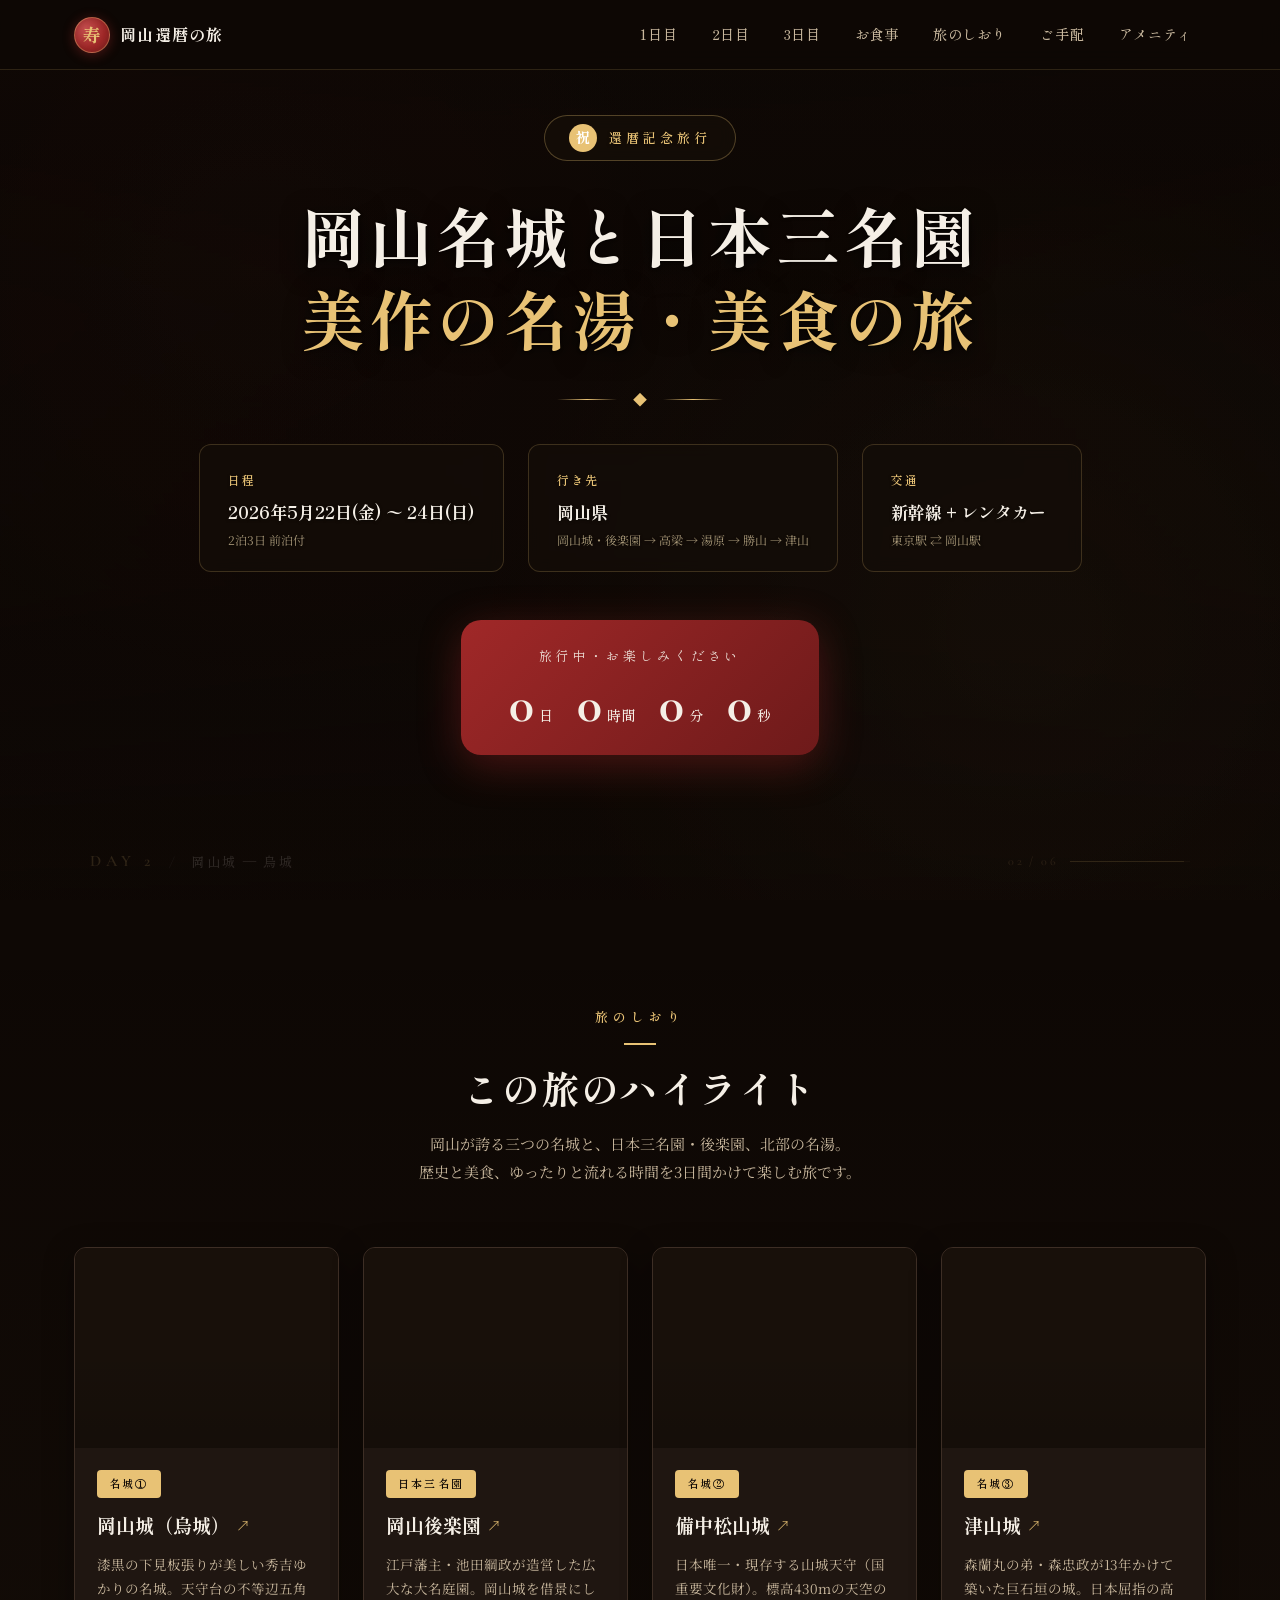
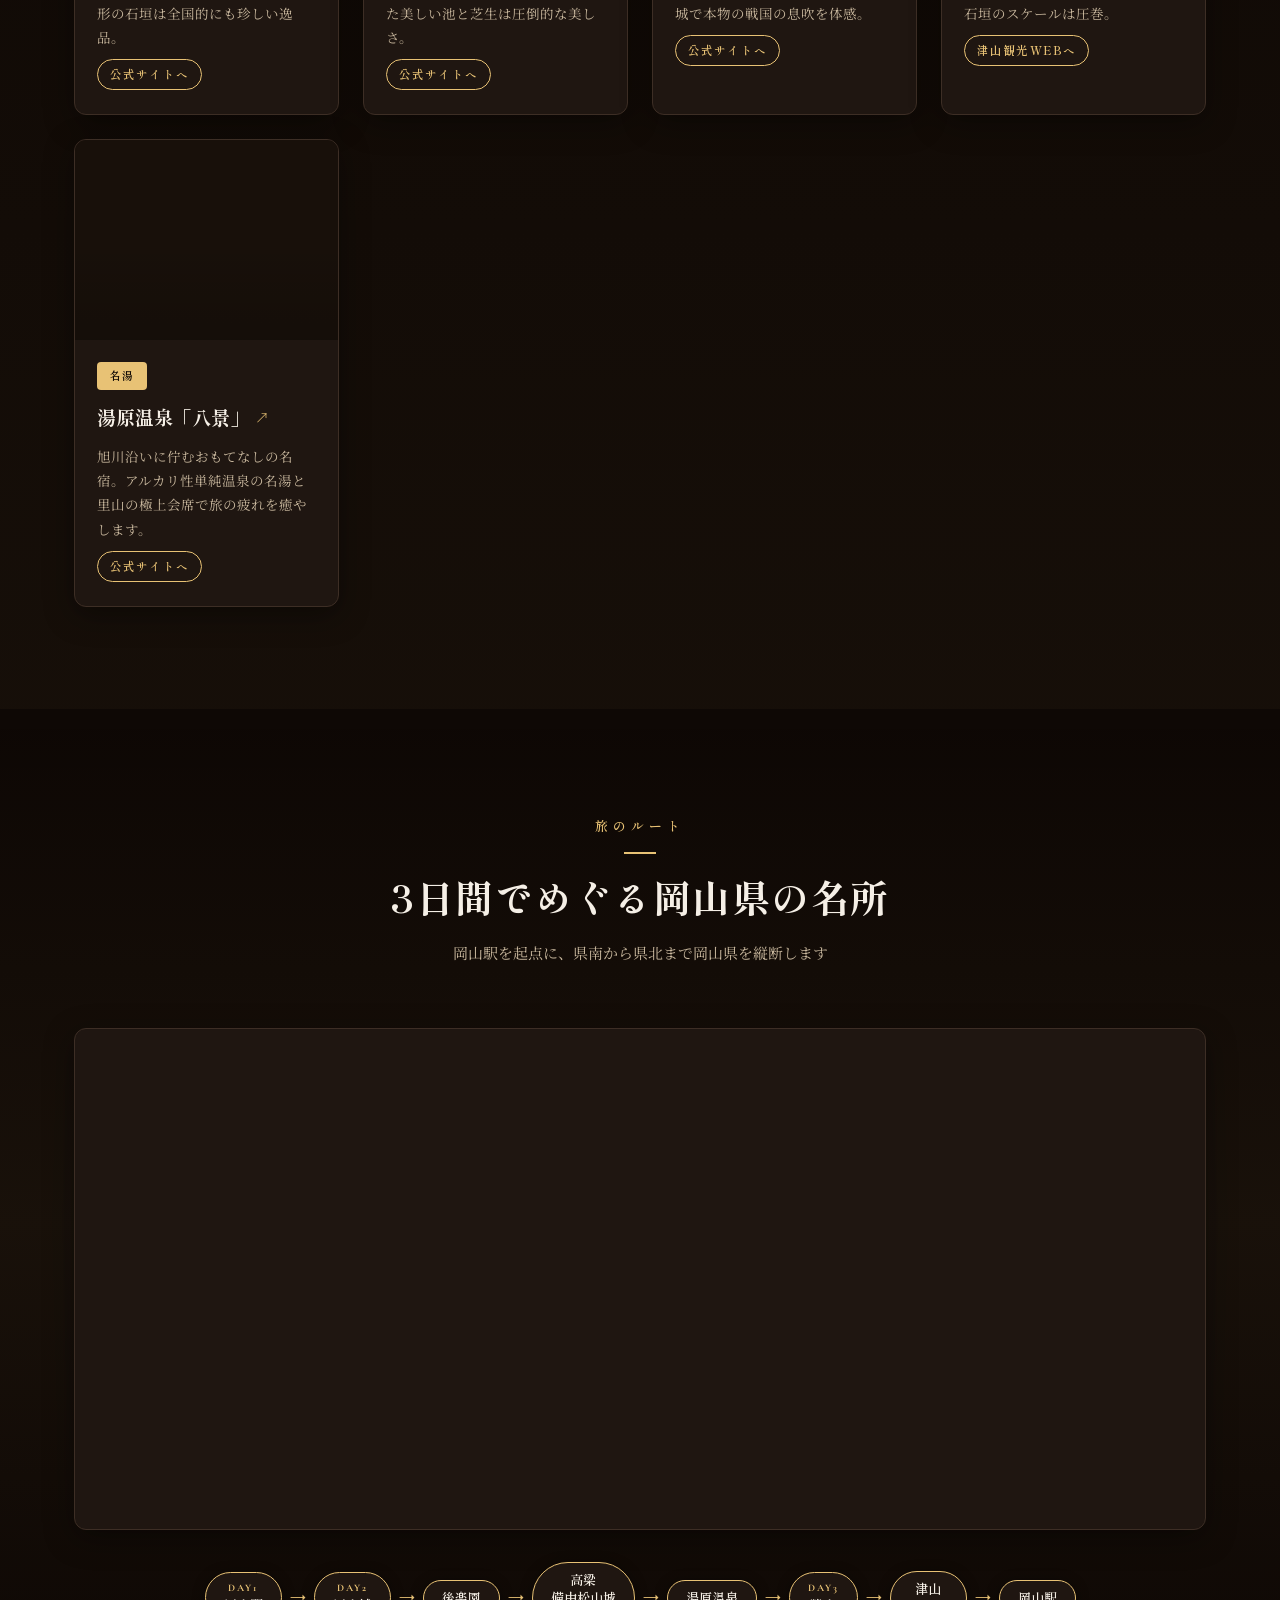
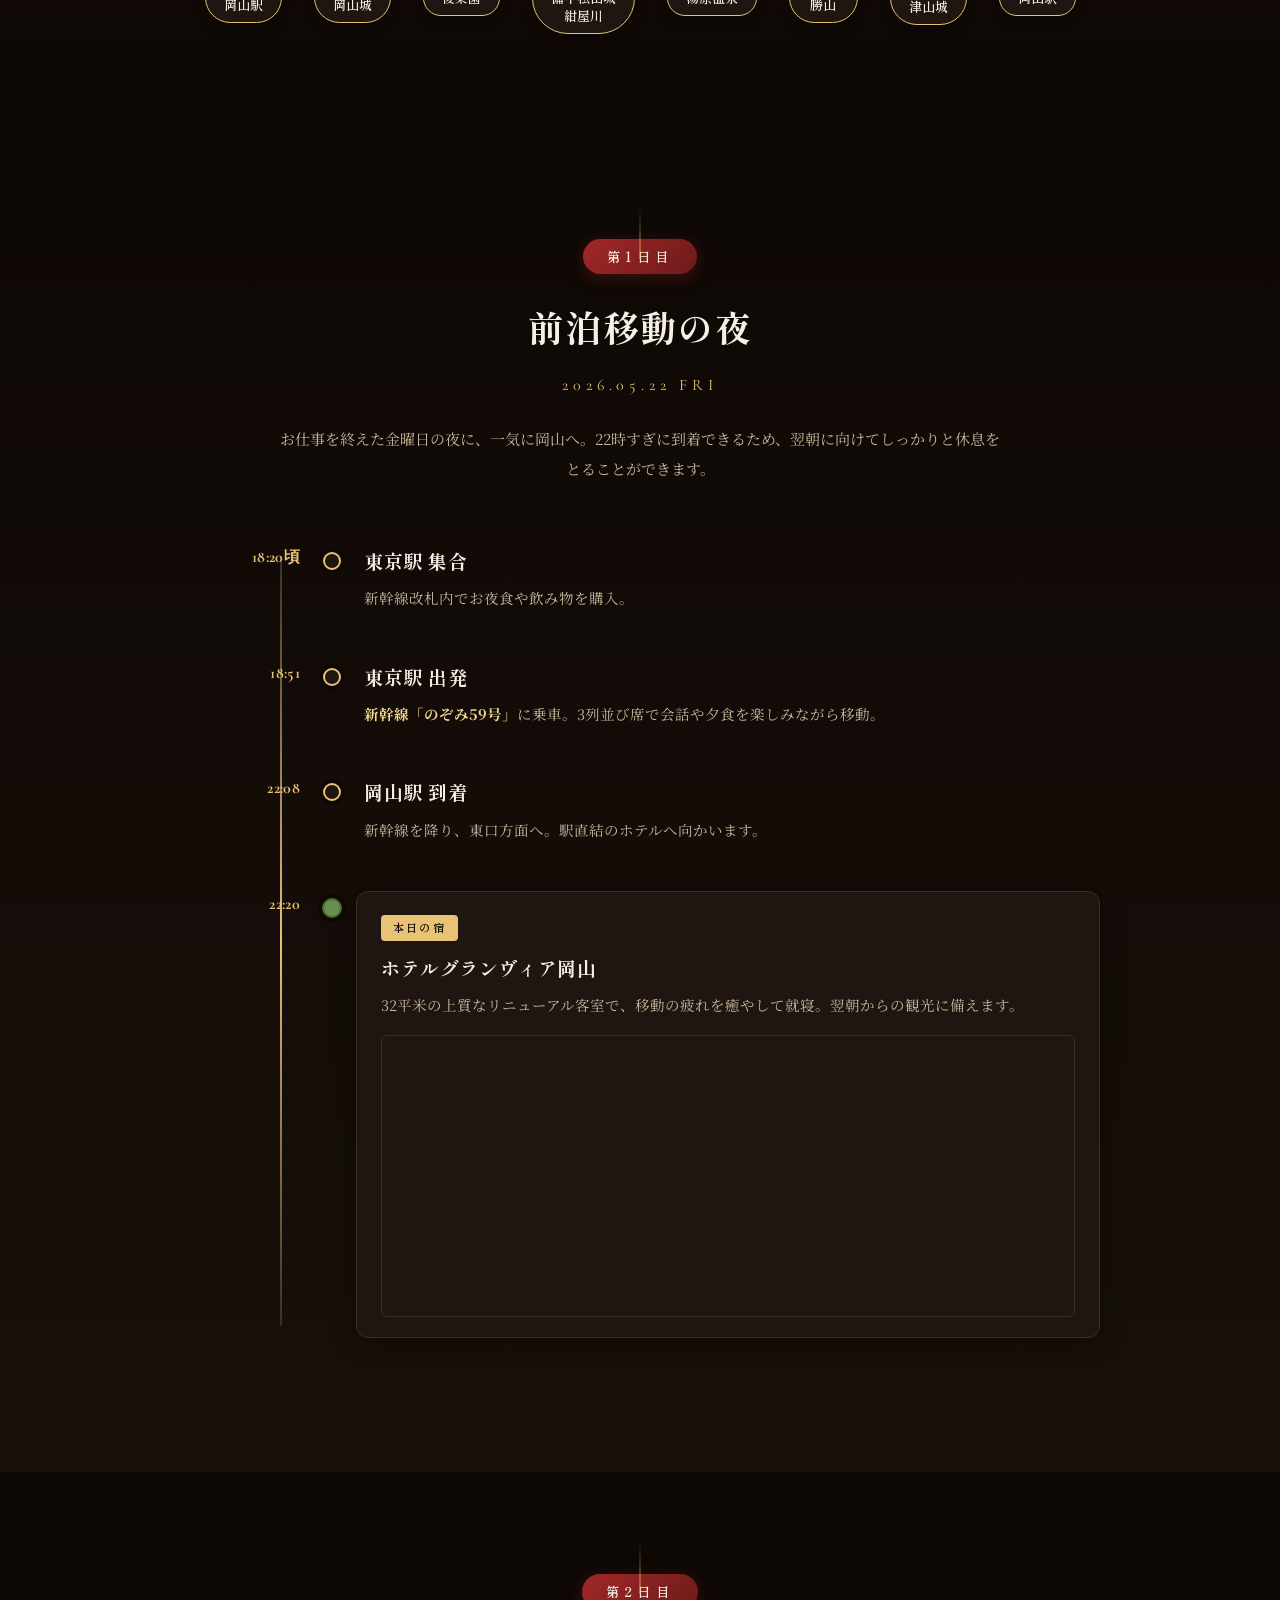
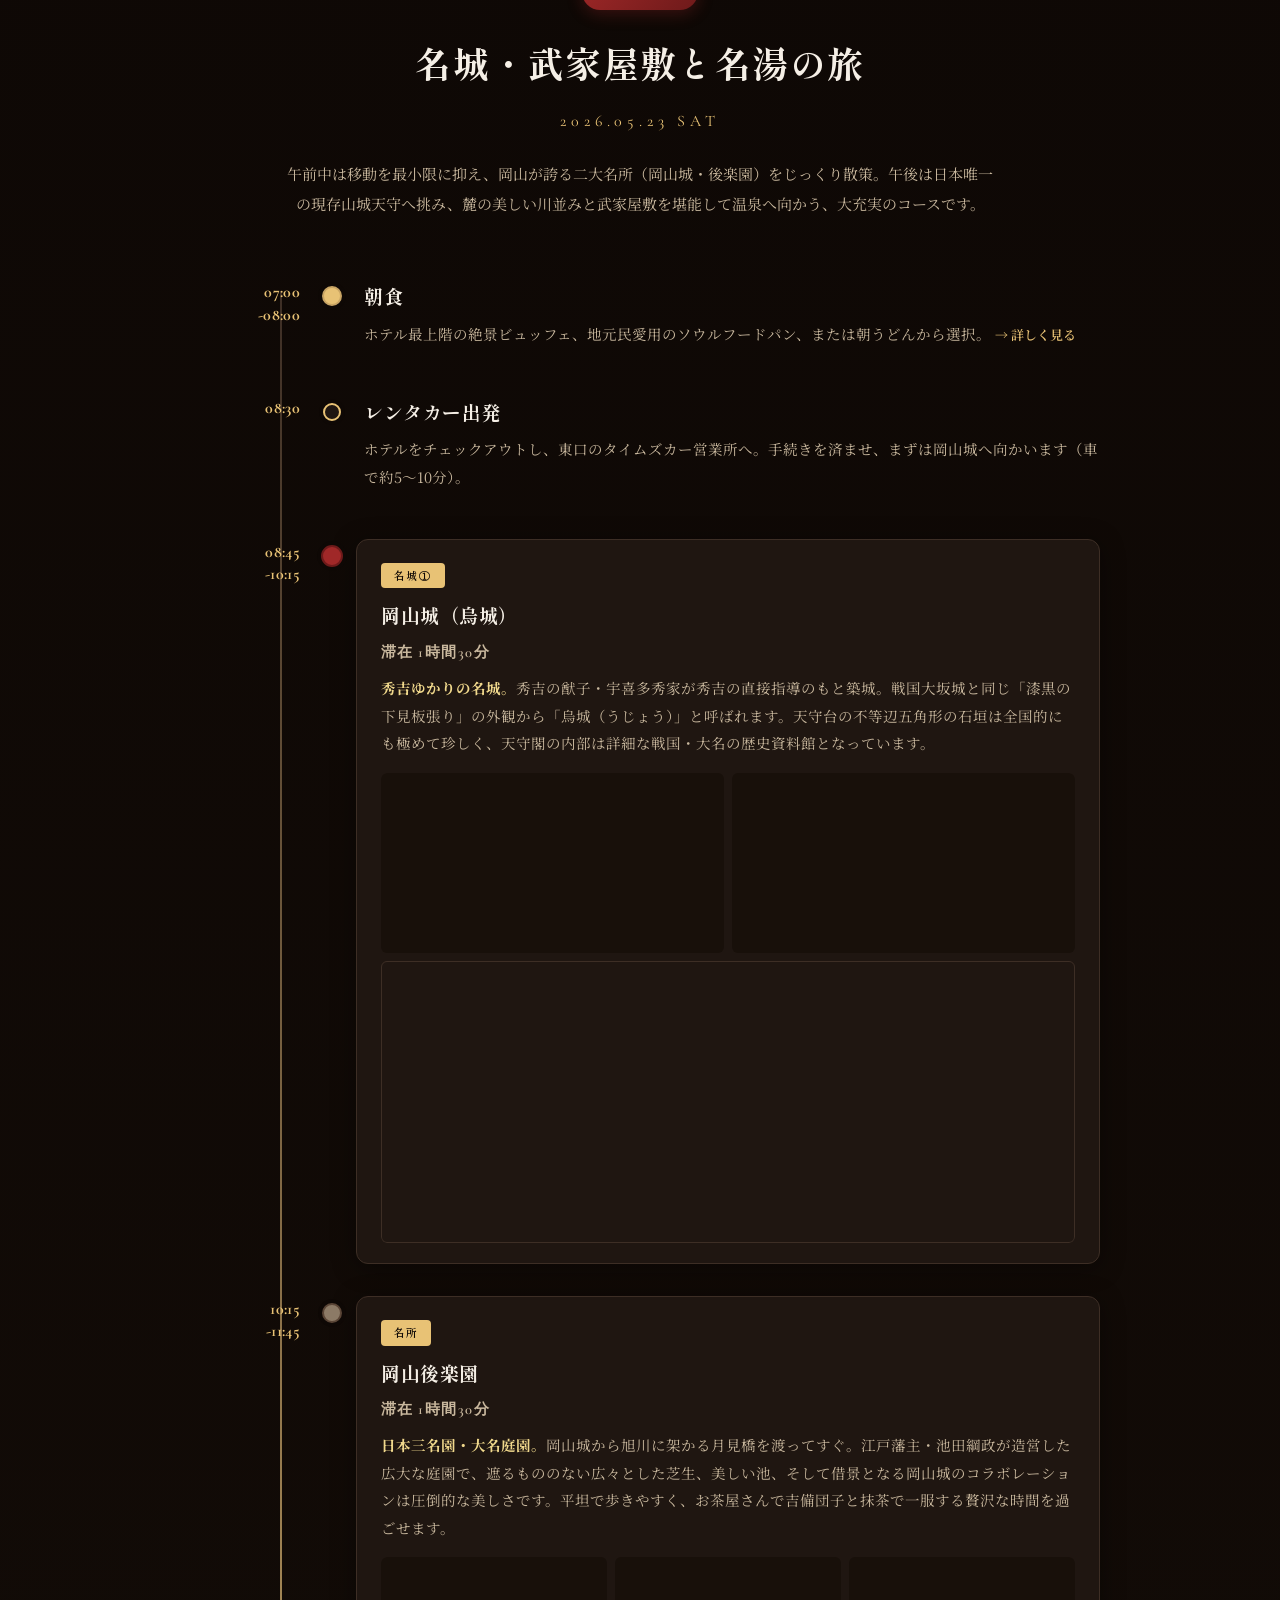
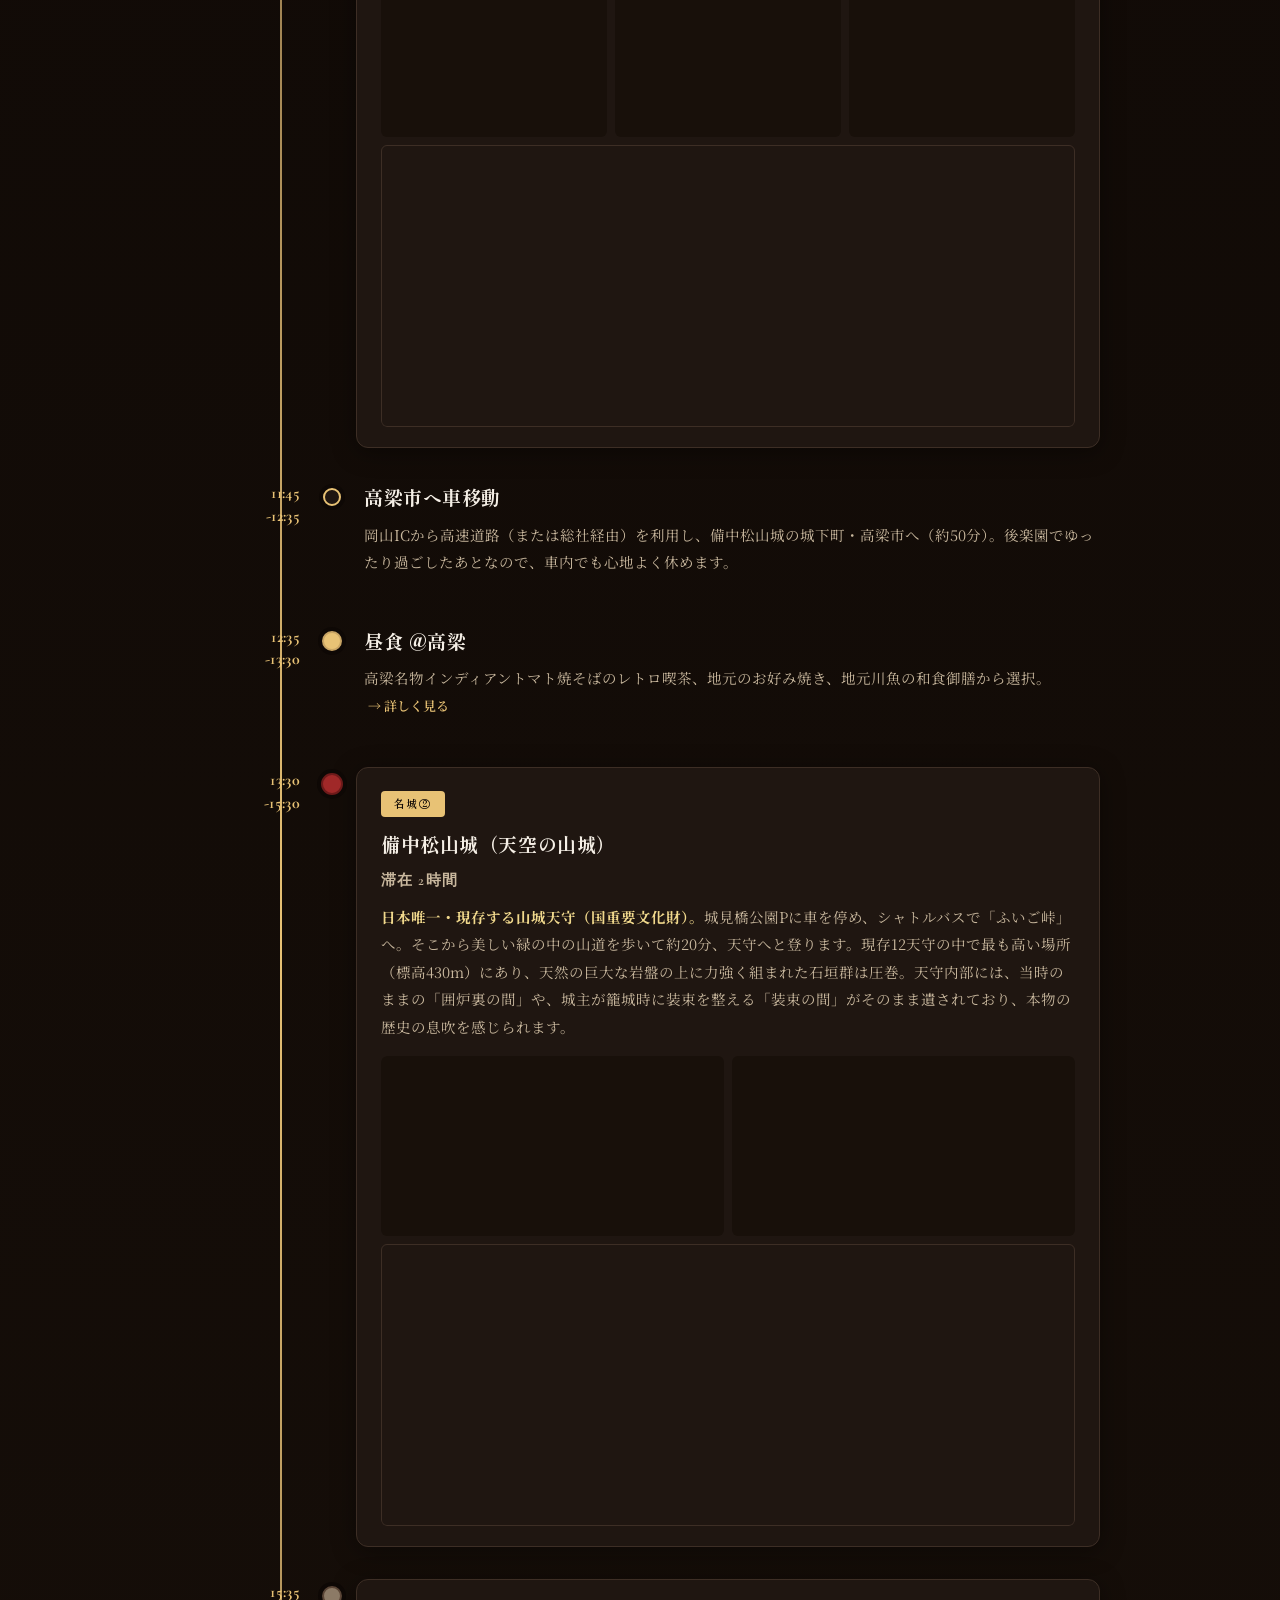
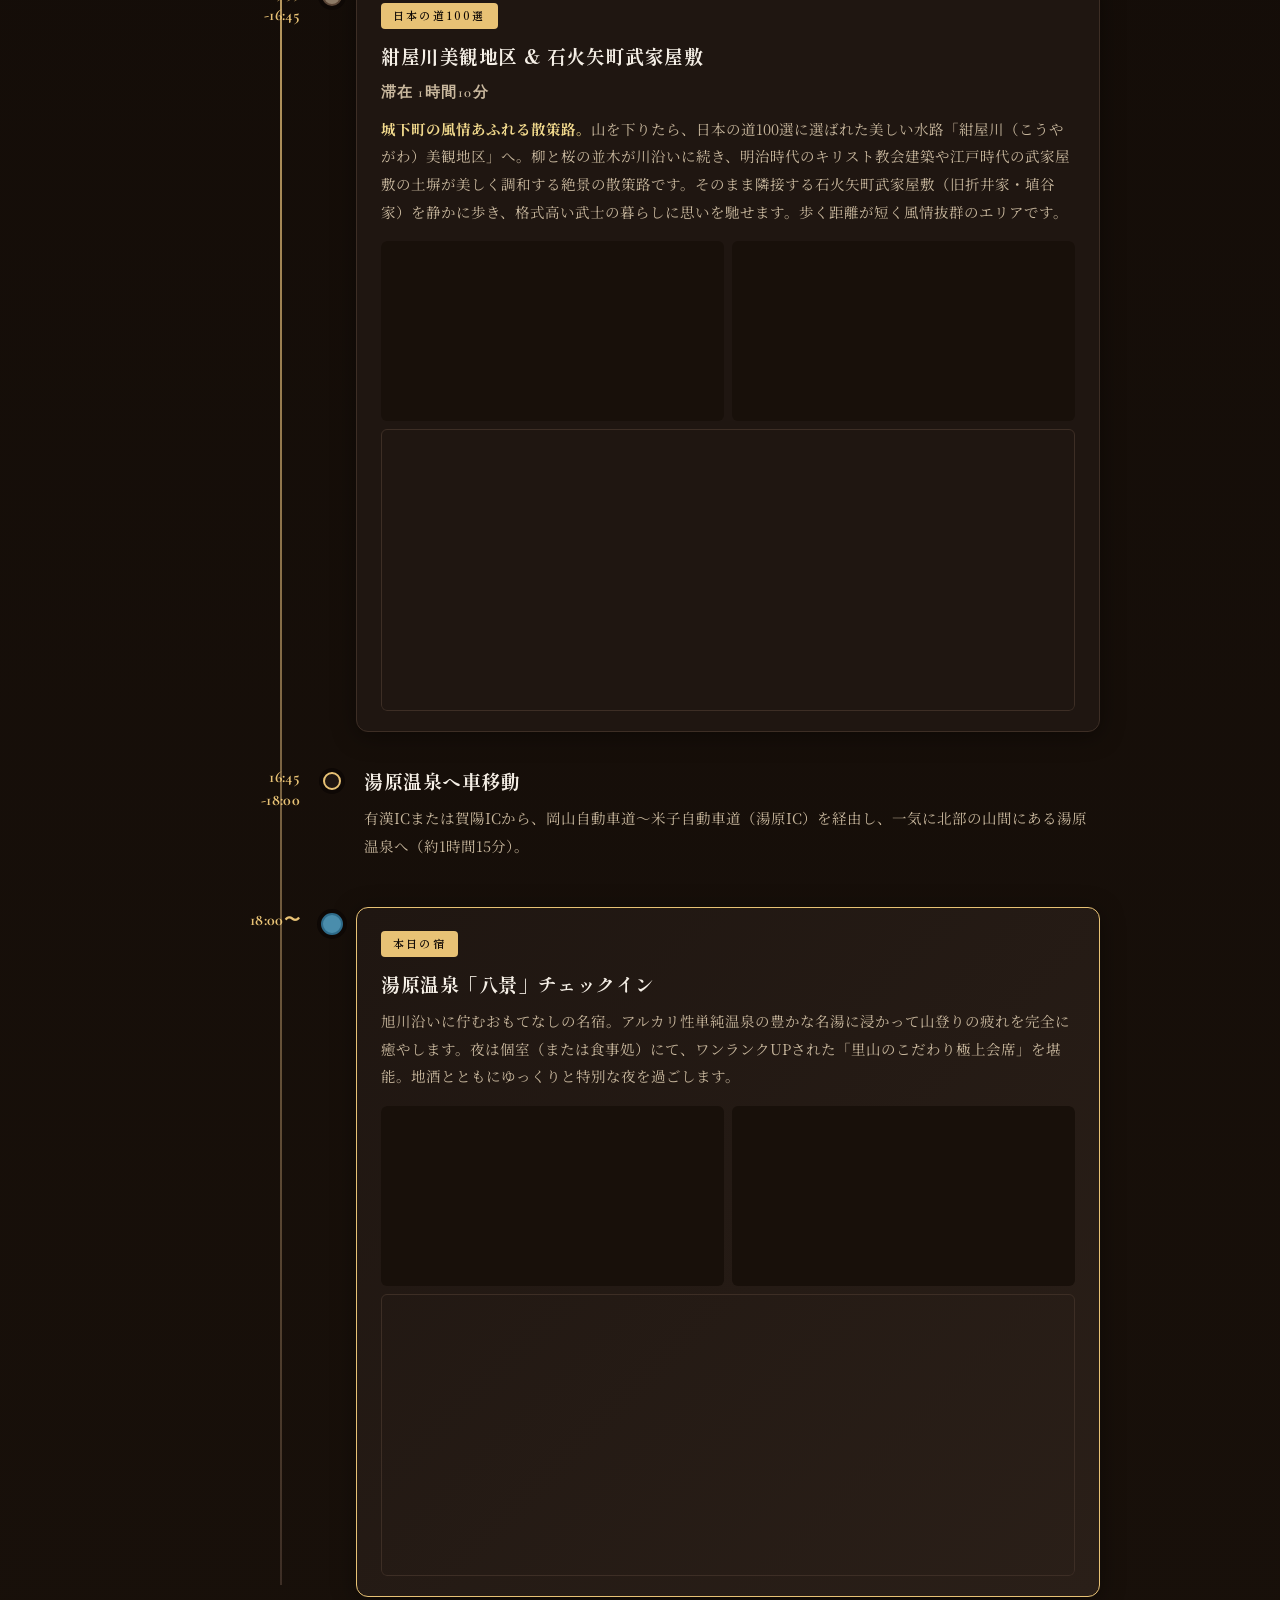
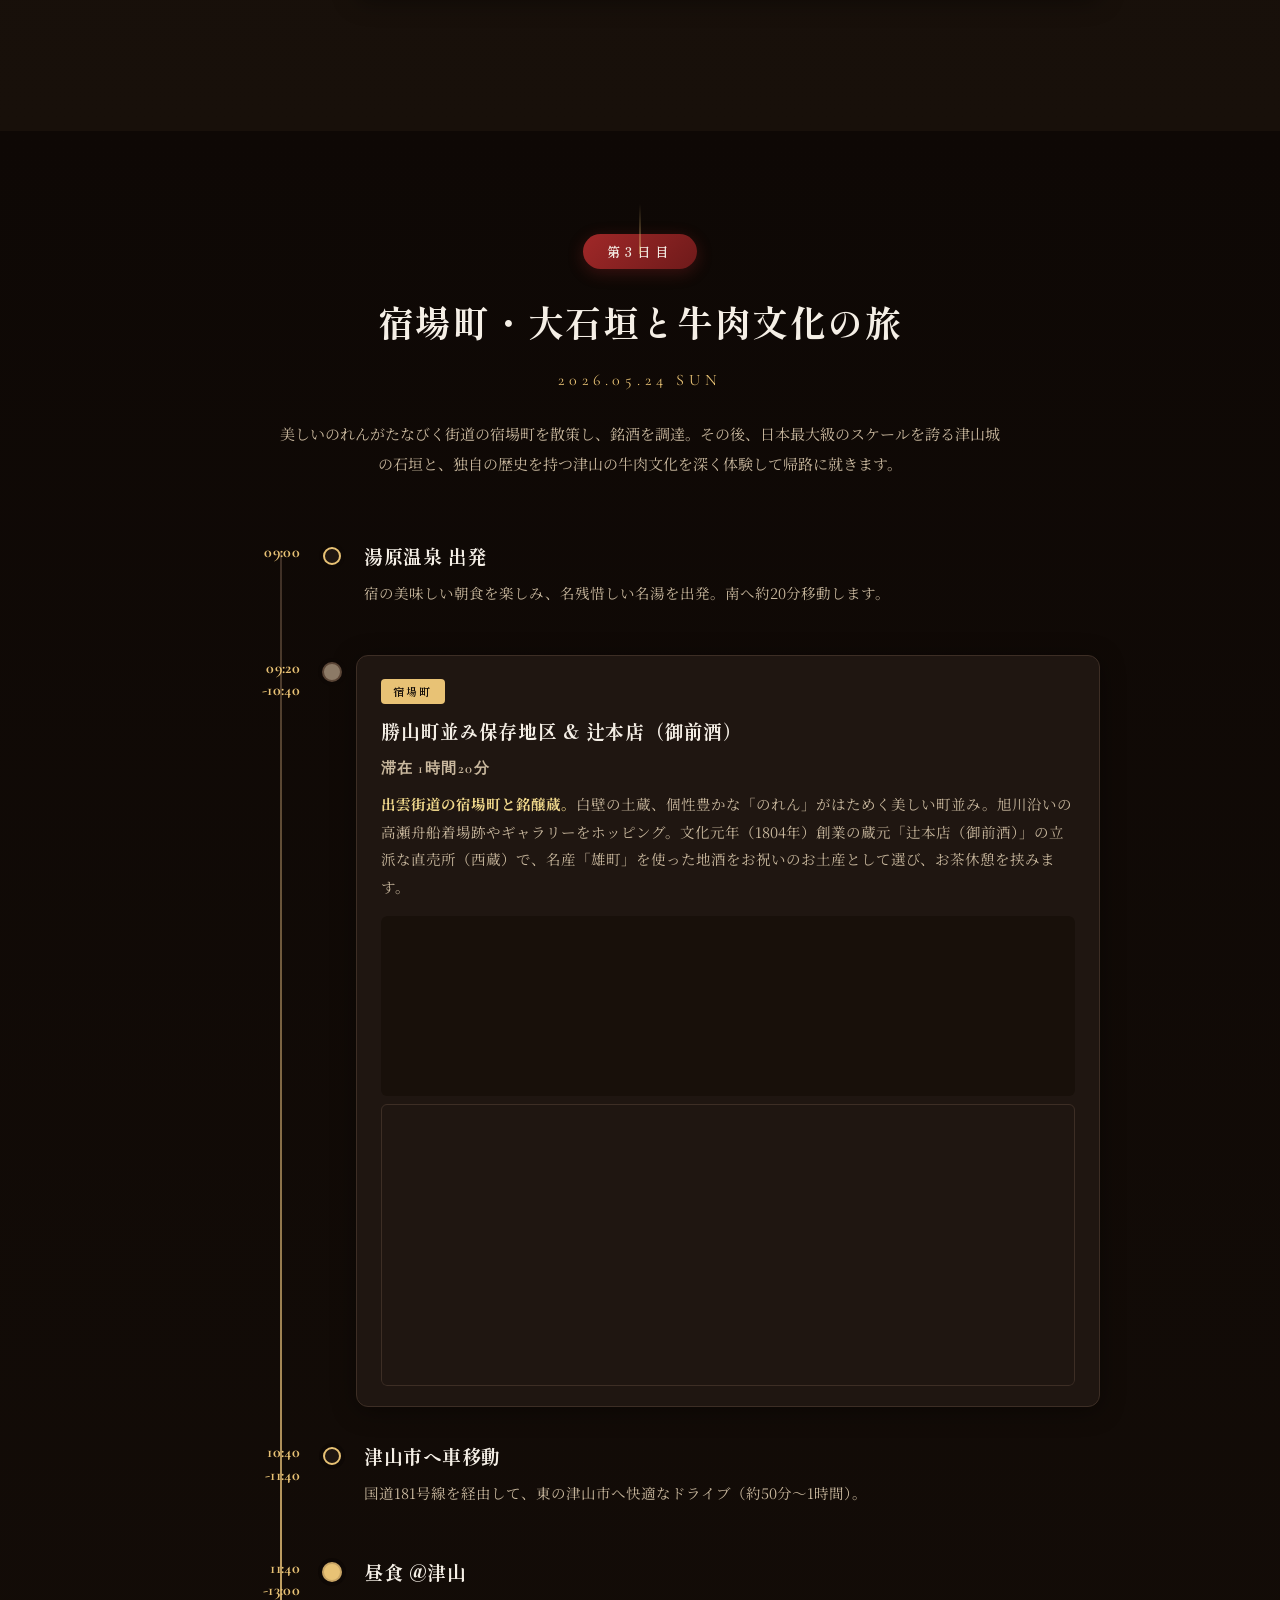
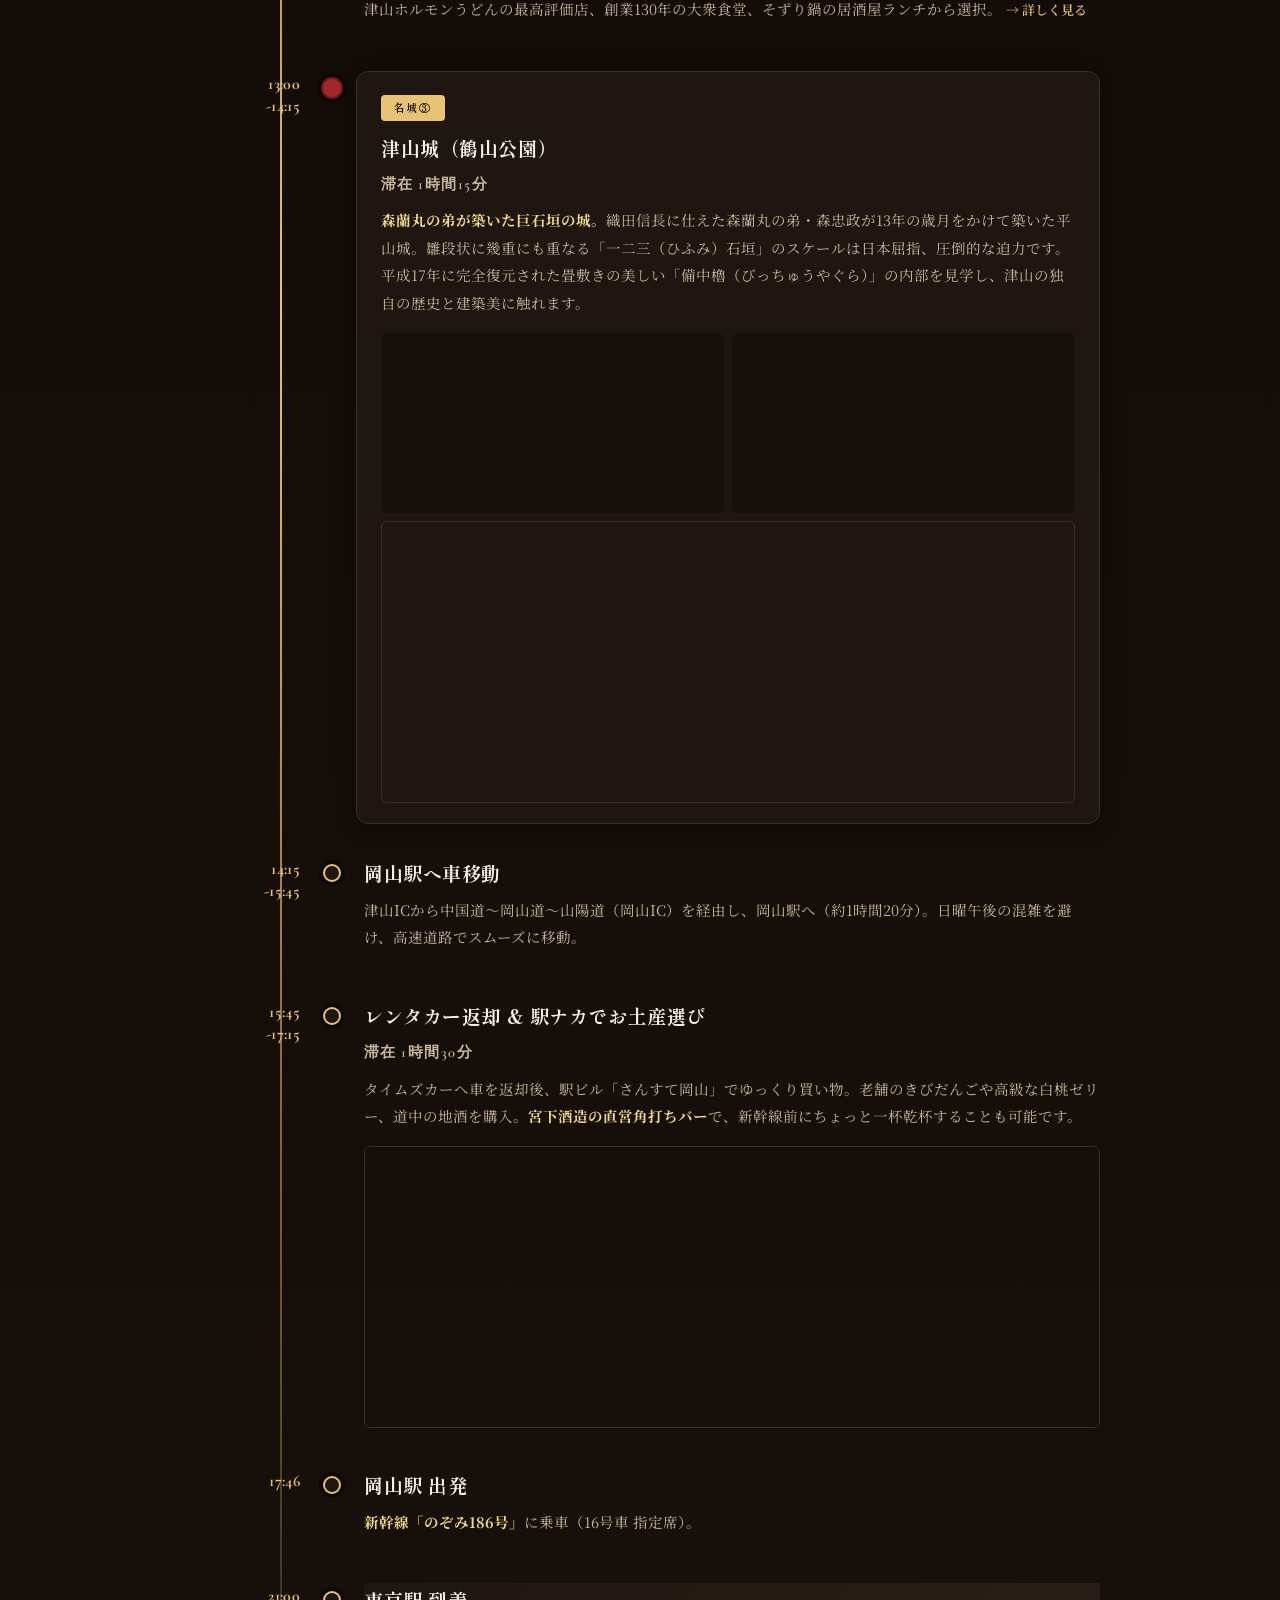
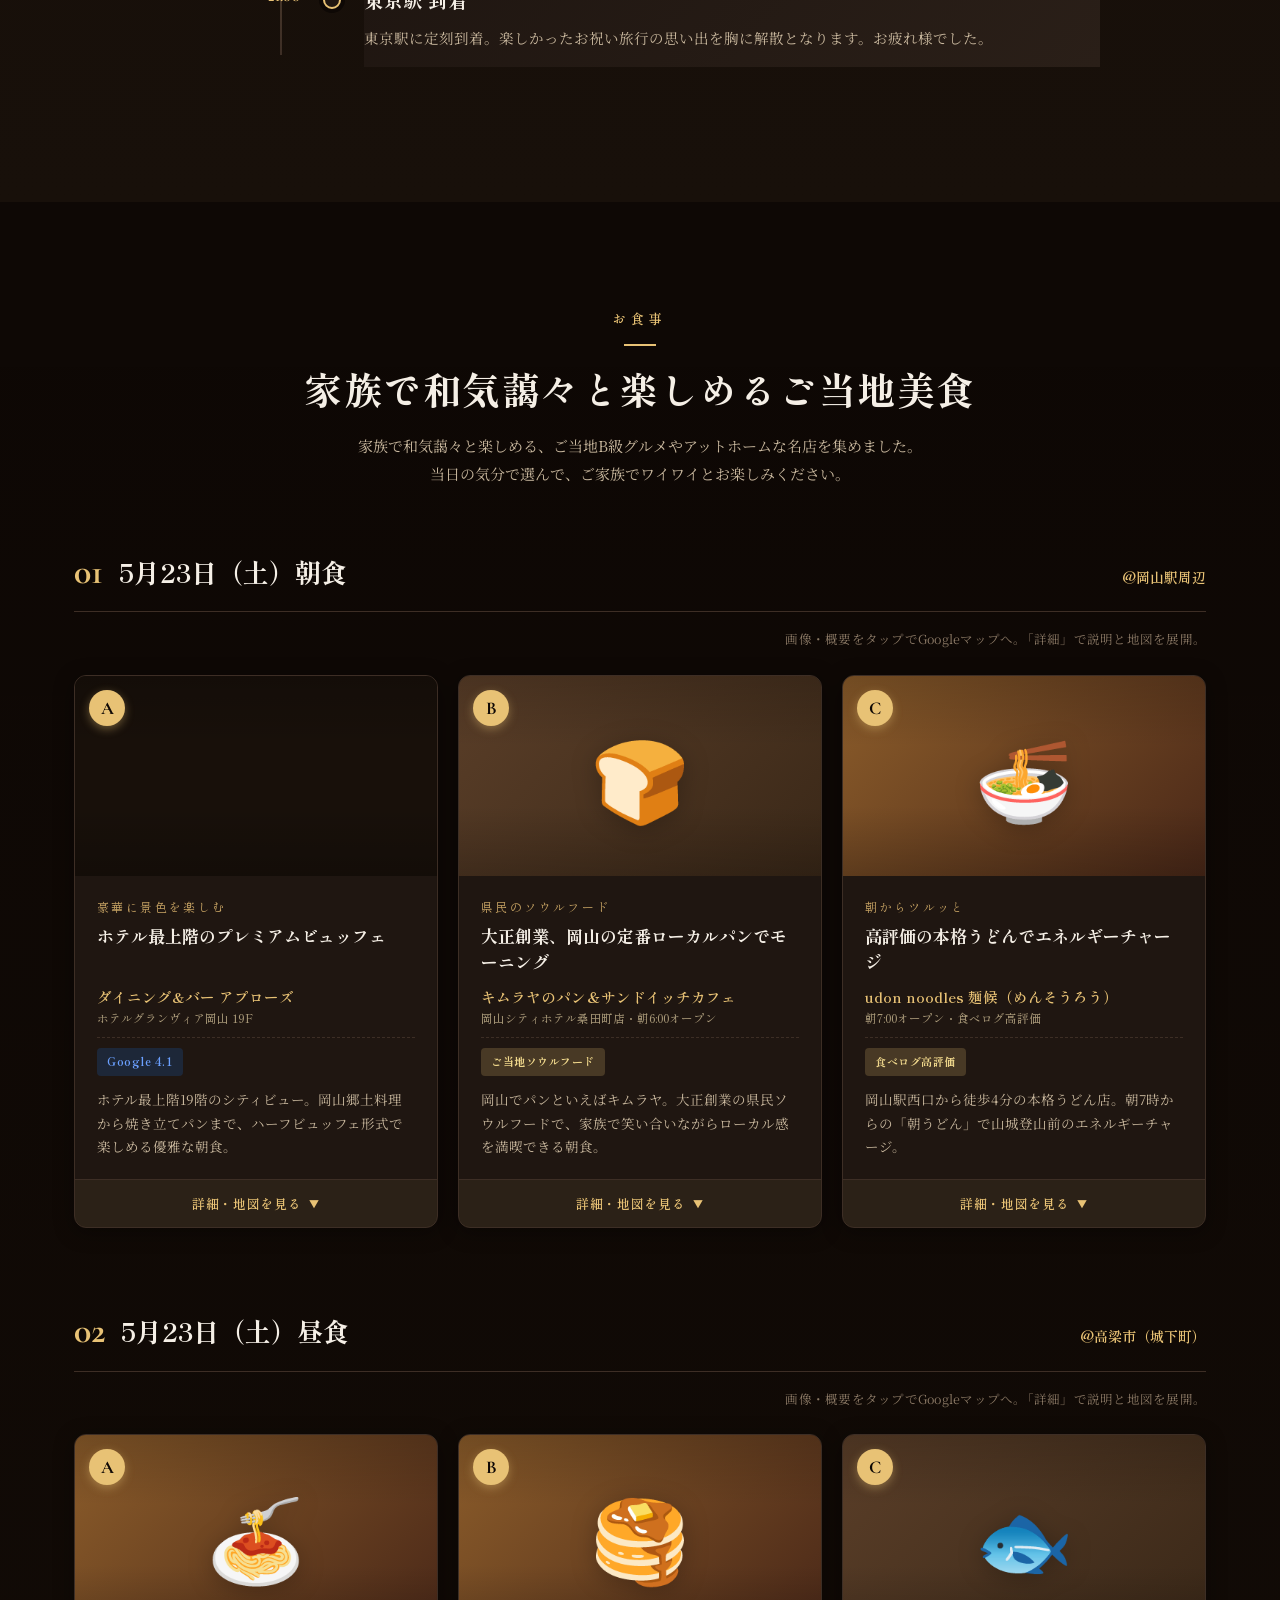
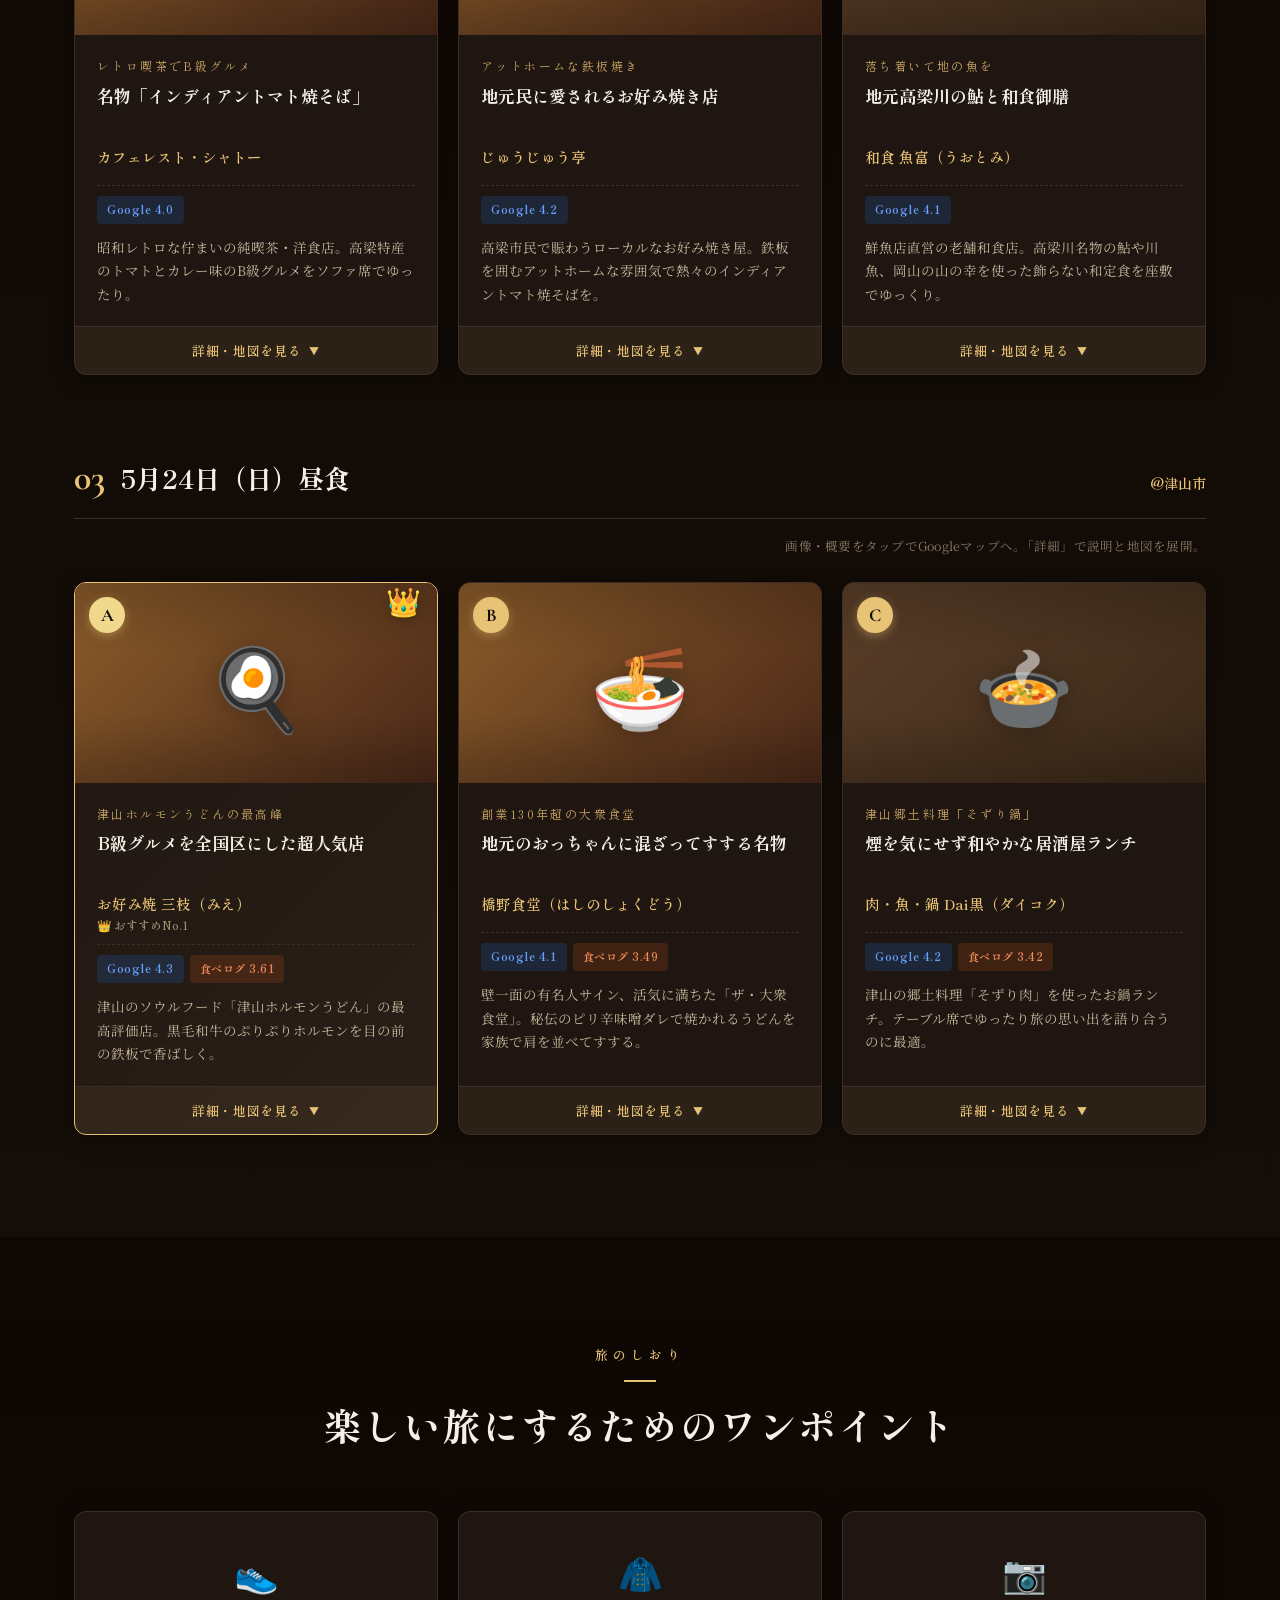
<file: index.html>
<!DOCTYPE html>
<html lang="ja">
<head>
<meta charset="UTF-8">
<meta name="viewport" content="width=device-width, initial-scale=1.0">
<title>祝・還暦 岡山名城と日本三名園・美作の旅 | 2026年5月22日〜24日</title>
<meta name="description" content="2026年5月22日〜24日 岡山名城（岡山城・備中松山城・津山城）と日本三名園・後楽園、湯原温泉、美食を堪能する3日間の旅程">
<meta property="og:title" content="祝・還暦 岡山名城と日本三名園・美作の旅">
<meta property="og:description" content="岡山名城・日本三名園と湯原温泉を巡る2泊3日の特別な旅">
<meta property="og:type" content="website">
<link rel="icon" type="image/svg+xml" href="favicon.svg?v=3">
<link rel="icon" type="image/png" sizes="32x32" href="favicon-32x32.png?v=3">
<link rel="icon" type="image/png" sizes="16x16" href="favicon-16x16.png?v=3">
<link rel="apple-touch-icon" sizes="180x180" href="apple-touch-icon.png?v=3">
<link rel="manifest" href="manifest.json">
<meta name="theme-color" content="#B23E3E">
<meta name="apple-mobile-web-app-capable" content="yes">
<meta name="apple-mobile-web-app-status-bar-style" content="default">
<meta name="apple-mobile-web-app-title" content="岡山還暦の旅">
<link rel="preconnect" href="https://fonts.googleapis.com">
<link rel="preconnect" href="https://fonts.gstatic.com" crossorigin>
<link href="https://fonts.googleapis.com/css2?family=Noto+Serif+JP:wght@400;500;600;700;900&family=Shippori+Mincho:wght@500;600;700;800&family=Klee+One:wght@400;600&family=Cormorant+Garamond:wght@400;500;600;700&display=swap" rel="stylesheet">
<link rel="stylesheet" href="styles.css">
<style>
.hero-slideshow-v3 { background:#0e0805; }
.hero-cinema{position:absolute;inset:0;z-index:0;overflow:hidden;}
.hero-slides{position:absolute;inset:0;}
.hero-slide{position:absolute;inset:0;background-size:cover;background-position:center;opacity:0;transition:opacity 2s cubic-bezier(.4,0,.2,1);filter:saturate(1.08) contrast(1.04);}
.hero-slide.is-active{opacity:1;}
.hero-letterbox{position:absolute;left:0;right:0;background:linear-gradient(180deg, rgba(14,8,5,.95) 0%, rgba(14,8,5,.7) 80%, transparent 100%);height:80px;z-index:2;}
.hero-letterbox-top{top:0;}
.hero-letterbox-bottom{bottom:0;background:linear-gradient(0deg, rgba(14,8,5,.95) 0%, rgba(14,8,5,.7) 80%, transparent 100%);height:96px;display:flex;align-items:flex-end;padding:0 5%;}
.hero-cinema-bar{width:100%;max-width:1100px;margin:0 auto;display:flex;justify-content:space-between;align-items:center;padding-bottom:24px;color:rgba(245,239,230,.95);font-family:var(--font-serif);gap:24px;flex-wrap:wrap;}
.hero-cinema-meta{display:flex;align-items:center;gap:14px;font-size:13px;letter-spacing:.18em;animation:cinemaIn .8s ease both;}
.hero-cinema-day{font-family:'Cormorant Garamond',serif;font-weight:600;font-size:16px;letter-spacing:.3em;color:#E8C275;}
.hero-cinema-divider{opacity:.4;}
.hero-cinema-place{font-weight:500;}
.hero-cinema-progress{display:flex;align-items:center;gap:12px;font-family:'Cormorant Garamond',serif;font-size:12px;letter-spacing:.2em;color:rgba(232,194,117,.9);}
.hero-cinema-bar-line{width:120px;height:1px;background:rgba(232,194,117,.25);overflow:hidden;}
.hero-cinema-bar-fill{height:100%;background:#E8C275;width:0;transition:width .15s linear;}
@keyframes cinemaIn{from{opacity:0;transform:translateY(8px);}to{opacity:1;transform:translateY(0);}}
.hero-overlay{position:absolute;inset:0;z-index:1;background:radial-gradient(ellipse 75% 65% at 50% 48%, rgba(251,247,241,0.9) 0%, rgba(251,247,241,0.72) 50%, rgba(251,247,241,0.5) 100%), linear-gradient(180deg, rgba(251,247,241,0.55) 0%, transparent 35%, transparent 65%, rgba(251,247,241,0.6) 100%);}
.hero-slideshow-v3 .hero-title{text-shadow:0 2px 16px rgba(255,255,255,0.7), 0 1px 2px rgba(255,255,255,0.5);}
.hero-slideshow-v3 .hero-tag-text,.hero-slideshow-v3 .hero-meta-label,.hero-slideshow-v3 .hero-meta-value,.hero-slideshow-v3 .hero-meta-sub{text-shadow:0 1px 4px rgba(255,255,255,0.5);}
.hero-slideshow-v3 .hero-pattern{z-index:2;opacity:.3;}
.hero-slideshow-v3 .hero-content{position:relative;z-index:3;padding-top:60px;padding-bottom:90px;}
.hero-slideshow-v3 .hero-scroll{display:none;}
.hero-slideshow-v3 .hero-meta-item{background:rgba(255,255,255,.85);}
.hero-slideshow-v3 .hero-tag{background:rgba(255,255,255,.92);}
.hero-slideshow-v3 {
  min-height: 100svh;
  min-height: 100dvh;
  height: 100svh;
  height: 100dvh;
  padding: 0 !important;
  overflow: hidden;
}
.hero-slideshow-v3 .hero-content { width: 100%; max-width: 900px; }
@media (max-width: 760px){
  .hero-letterbox{height:36px;}
  .hero-letterbox-top{background:linear-gradient(180deg, rgba(14,8,5,.9) 0%, rgba(14,8,5,.5) 70%, transparent 100%);}
  .hero-letterbox-bottom{height:74px;padding:0 14px;background:linear-gradient(0deg, rgba(14,8,5,.95) 0%, rgba(14,8,5,.6) 75%, transparent 100%);}
  .hero-cinema-bar{flex-direction:column;align-items:flex-start;gap:4px;padding-bottom:10px;max-width:none;}
  .hero-cinema-meta{font-size:10px;gap:6px;letter-spacing:.1em;flex-wrap:wrap;}
  .hero-cinema-day{font-size:11px;letter-spacing:.22em;}
  .hero-cinema-progress{font-size:9.5px;letter-spacing:.15em;gap:8px;width:100%;justify-content:flex-start;}
  .hero-cinema-bar-line{width:100%;max-width:200px;flex:1;}
  .hero-slideshow-v3 .hero-content{
    padding: 48px 18px 84px !important;
    display: flex;
    flex-direction: column;
    justify-content: center;
    align-items: center;
    min-height: 100%;
  }
  .hero-slideshow-v3 .hero-tag{margin-bottom:12px;padding:4px 14px;}
  .hero-slideshow-v3 .hero-tag-mark{width:22px;height:22px;font-size:12px;}
  .hero-slideshow-v3 .hero-tag-text{font-size:10.5px;letter-spacing:.22em;}
  .hero-slideshow-v3 .hero-title{
    font-size: clamp(20px, 5.8vw, 28px);
    line-height: 1.35;
    margin-bottom: 14px;
    letter-spacing: 0.04em;
  }
  .hero-slideshow-v3 .hero-divider{ margin-bottom: 14px; }
  .hero-slideshow-v3 .hero-divider-line{width:36px;}
  .hero-slideshow-v3 .hero-meta{
    gap: 6px;
    margin-bottom: 14px;
    flex-direction: column;
    width: 100%;
    max-width: 380px;
  }
  .hero-slideshow-v3 .hero-meta-item{
    padding: 8px 14px;
    min-width: 0;
    width: 100%;
    flex: 0 0 auto;
  }
  .hero-slideshow-v3 .hero-meta-label{font-size:9.5px;margin-bottom:2px;}
  .hero-slideshow-v3 .hero-meta-value{font-size:13px;}
  .hero-slideshow-v3 .hero-meta-sub{font-size:10.5px;}
  .hero-slideshow-v3 .hero-countdown{
    padding: 12px 24px;
  }
  .hero-slideshow-v3 .countdown-label{
    font-size: 10px;
    margin-bottom: 6px;
    letter-spacing: 0.2em;
  }
  .hero-slideshow-v3 .countdown-numbers{gap:10px;}
  .hero-slideshow-v3 .countdown-value{
    font-size: clamp(24px, 6.5vw, 32px);
  }
  .hero-slideshow-v3 .countdown-unit{font-size:10px;}
  .hero-slideshow-v3 .countdown-item{gap:3px;}
}
@media (max-height: 700px) and (max-width: 760px){
  /* Even tighter for short screens (iPhone SE etc.) */
  .hero-slideshow-v3 .hero-content{padding: 42px 18px 78px !important;}
  .hero-slideshow-v3 .hero-meta{
    flex-direction: row;
    flex-wrap: wrap;
    max-width: none;
  }
  .hero-slideshow-v3 .hero-meta-item{flex: 1 1 100%;padding:6px 12px;}
  .hero-slideshow-v3 .hero-meta-value{font-size:12px;}
  .hero-slideshow-v3 .hero-title{font-size: clamp(18px, 5.2vw, 24px);margin-bottom:10px;}
  .hero-slideshow-v3 .hero-divider{display:none;}
  .hero-slideshow-v3 .hero-countdown{padding: 10px 20px;}
  .hero-slideshow-v3 .countdown-value{font-size:22px;}
}
@media (max-width: 420px){
  .hero-cinema-place{display:block;font-size:10px;}
  .hero-cinema-divider{display:none;}
}

/* ==== Opening Animation ==== */
.opening{position:fixed;inset:0;z-index:9999;background:#0E0805;display:flex;align-items:center;justify-content:center;overflow:hidden;cursor:pointer;}
.opening.is-leaving{transition:opacity 1s ease;opacity:0;pointer-events:none;}
.opening.is-removed{display:none;}
.opening-letterbox{position:absolute;left:0;right:0;height:50%;background:#0E0805;z-index:2;}
.opening-letterbox-top{top:0;animation:lbTop 1.2s cubic-bezier(.7,0,.3,1) 2.6s forwards;}
.opening-letterbox-bottom{bottom:0;animation:lbBottom 1.2s cubic-bezier(.7,0,.3,1) 2.6s forwards;}
@keyframes lbTop{to{transform:translateY(-100%);}}
@keyframes lbBottom{to{transform:translateY(100%);}}
.opening-content{position:relative;z-index:3;text-align:center;color:#F5EFE6;}
.opening-mark-wrap{display:flex;align-items:center;justify-content:center;gap:24px;}
.opening-mark-line{height:1px;background:linear-gradient(90deg, transparent, #E8C275 50%, transparent);width:0;display:block;}
.opening-mark-line-l{animation:lineDrawL 1.3s cubic-bezier(.7,0,.3,1) .3s forwards;}
.opening-mark-line-r{animation:lineDrawR 1.3s cubic-bezier(.7,0,.3,1) .3s forwards;}
@keyframes lineDrawL{to{width:90px;}}
@keyframes lineDrawR{to{width:90px;}}
.opening-symbol{font-family:'Shippori Mincho','Noto Serif JP',serif;font-size:clamp(72px,14vw,128px);color:#E8C275;line-height:1;opacity:0;transform:scale(.85);animation:symbolIn 1.4s cubic-bezier(.4,0,.2,1) .4s forwards;text-shadow:0 0 40px rgba(232,194,117,.4);font-weight:700;}
@keyframes symbolIn{to{opacity:1;transform:scale(1);}}
.opening-label{font-family:'Shippori Mincho','Noto Serif JP',serif;font-size:clamp(22px,3.6vw,32px);letter-spacing:.45em;margin-top:30px;padding-left:.45em;opacity:0;transform:translateY(12px);animation:fadeUp 1s ease 1.1s forwards;}
.opening-sub{font-family:'Cormorant Garamond',serif;font-size:clamp(10px,1.5vw,13px);letter-spacing:.5em;color:rgba(232,194,117,.7);margin-top:18px;padding-left:.5em;opacity:0;transform:translateY(8px);animation:fadeUp 1s ease 1.5s forwards;}
@keyframes fadeUp{to{opacity:1;transform:translateY(0);}}
.opening-skip{position:absolute;bottom:32px;right:32px;font-family:'Cormorant Garamond',serif;font-size:11px;letter-spacing:.3em;color:rgba(245,239,230,.4);z-index:4;opacity:0;animation:fadeUp .6s ease 2s forwards;}
.opening.is-leaving .opening-content{opacity:0;transition:opacity .5s ease;}
body.opening-active{overflow:hidden;}
@media (max-width: 600px){
  .opening-mark-wrap{gap:16px;}
  .opening-mark-line-l,.opening-mark-line-r{animation-name:lineDrawSm;}
  @keyframes lineDrawSm{to{width:50px;}}
  .opening-label{margin-top:22px;letter-spacing:.35em;}
  .opening-sub{margin-top:14px;letter-spacing:.4em;}
  .opening-skip{bottom:20px;right:20px;font-size:10px;}
}

/* ========================================
   V3.1: Dark Cinematic Theme
   ベース: 漆黒、アクセント: 金、ハイライト: 朱赤
======================================== */
:root {
  --color-bg: #0E0805;
  --color-bg-cream: #18100A;
  --color-bg-paper: #1F1611;
  --color-text: #F5EFE6;
  --color-text-soft: #C9B89E;
  --color-text-muted: #8C7A66;
  --color-accent: #E8C275;
  --color-accent-deep: #C8A464;
  --color-accent-light: #F0D88C;
  --color-gold: #E8C275;
  --color-gold-deep: #C8A464;
  --color-gold-light: #F0D88C;
  --color-ink: #F5EFE6;
  --color-line: #3D2E25;
  --color-line-soft: #28201A;
  --color-shadow: rgba(0,0,0,0.4);
  --color-shadow-deep: rgba(0,0,0,0.7);
}
body { background: #0E0805; color: #F5EFE6; }
.seigaiha-bg {
  background-color: #0E0805;
  background-image: radial-gradient(circle at 1px 1px, rgba(232,194,117,0.06) 1px, transparent 0);
}

/* Navigation */
.nav { background: rgba(14,8,5,0.92); border-bottom: 1px solid rgba(232,194,117,0.15); }
.nav-logo { color: #F5EFE6; }
.nav-list a { color: #C9B89E; }
.nav-list a:hover { background: #E8C275; color: #0E0805; }
.nav-toggle span { background: #F5EFE6; }
@media (max-width: 900px) {
  .nav-list { background: rgba(14,8,5,0.98); border-bottom: 1px solid rgba(232,194,117,0.15); }
}

/* Hero overlay: dark cinematic */
.hero-overlay {
  background:
    radial-gradient(ellipse 80% 70% at 50% 48%, rgba(14,8,5,0.55) 0%, rgba(14,8,5,0.4) 50%, rgba(14,8,5,0.25) 100%),
    linear-gradient(180deg, rgba(14,8,5,0.65) 0%, rgba(14,8,5,0.3) 35%, rgba(14,8,5,0.4) 65%, rgba(14,8,5,0.85) 100%) !important;
}
.hero-slideshow-v3 .hero-title { text-shadow: 0 4px 24px rgba(0,0,0,0.85), 0 1px 3px rgba(0,0,0,0.6) !important; color: #F5EFE6 !important; }
.hero-slideshow-v3 .hero-meta-item { background: rgba(20,13,8,0.78) !important; border-color: rgba(232,194,117,0.2); backdrop-filter: blur(8px); }
.hero-slideshow-v3 .hero-tag { background: rgba(20,13,8,0.85) !important; border-color: rgba(232,194,117,0.3); }
.hero-slideshow-v3 .hero-tag-text,
.hero-slideshow-v3 .hero-meta-label,
.hero-slideshow-v3 .hero-meta-value,
.hero-slideshow-v3 .hero-meta-sub { text-shadow: 0 1px 3px rgba(0,0,0,0.5) !important; }
.hero-tag-text { color: #E8C275; }
.hero-title-sub { color: #E8C275; }
.hero-meta-label { color: #E8C275; }
.hero-meta-value { color: #F5EFE6; }
.hero-meta-sub { color: #A89878; }
.hero-countdown { background: linear-gradient(135deg, #A02828 0%, #6E1A1A 100%); color: #F5EFE6; box-shadow: 0 10px 40px rgba(160,40,40,0.4); }

/* Cinema bar */
.hero-cinema-bar { color: rgba(245,239,230,0.95); }
.hero-cinema-day { color: #E8C275; }

/* Section common */
.section-number { color: #E8C275; }
.section-number::after { background: #E8C275; }
.section-title { color: #F5EFE6; }
.section-subtitle { color: #C9B89E; }

/* Highlights */
.highlights-section { background: linear-gradient(180deg, transparent, rgba(232,194,117,0.04)); }
.highlight-card { background: #1F1611; border-color: #3D2E25; color: inherit; }
.highlight-body h3 { color: #F5EFE6; }
.highlight-body p { color: #C9B89E; }
.highlight-tag { background: #E8C275; color: #0E0805; }
.highlight-link-icon { color: #E8C275; }
.highlight-link-label { color: #E8C275; border-color: #E8C275; }
.highlight-card:hover .highlight-link-label { background: #E8C275; color: #0E0805; }

/* Bookings */
.bookings { background: linear-gradient(180deg, #18100A 0%, transparent 100%); }
.booking-card { background: #1F1611; border-color: #3D2E25; }
.booking-card-highlight { background: linear-gradient(135deg, #1F1611 0%, #2A1F18 100%); }
.booking-card-title { color: #F5EFE6; }
.booking-card-label { color: #8C7A66; }
.booking-card-body { color: #C9B89E; }
.booking-card-head { border-bottom-color: #3D2E25; }
.booking-route { background: rgba(14,8,5,0.55); }
.route-time { color: #E8C275; }
.route-name { color: #F5EFE6; }
.route-line { background: #3D2E25; }
.booking-status { background: rgba(232,194,117,0.15); color: #E8C275; }
.booking-card::before { background: linear-gradient(180deg, #E8C275, #A02828); }
.booking-card-highlight::before { background: linear-gradient(180deg, #A02828, #6E1A1A); }

/* Route map */
.route-section { background: linear-gradient(180deg, transparent, rgba(232,194,117,0.05) 50%, transparent); }
.route-map { background: #1F1611; border-color: #3D2E25; }
.route-city { background: #1F1611; border-color: #E8C275; color: #F5EFE6; box-shadow: 0 2px 12px rgba(0,0,0,0.5); }
.route-city-day { color: #E8C275; }
.route-city-arrow { color: #E8C275; }

/* Day sections */
.day-1, .day-2, .day-3 { background: linear-gradient(180deg, #0E0805 0%, #18100A 100%); }
.day-header::before { background: linear-gradient(180deg, transparent, #E8C275); }
.day-header-tag { background: linear-gradient(135deg, #A02828, #6E1A1A); color: #F5EFE6; box-shadow: 0 4px 16px rgba(160,40,40,0.3); }
.day-header-title { color: #F5EFE6; }
.day-header-date { color: #E8C275; }
.day-intro { color: #C9B89E; }

/* Timeline */
.timeline::before { background: linear-gradient(180deg, #3D2E25 0%, #E8C275 50%, #3D2E25 100%); }
.timeline-marker::before { background: #1F1611; border-color: #E8C275; box-shadow: 0 0 0 4px #0E0805; }
.timeline-marker-castle::before { background: #A02828; border-color: #6E1A1A; }
.timeline-marker-food::before { background: #E8C275; border-color: #C8A464; }
.timeline-marker-onsen::before { background: #4A8DAC; border-color: #2E6B8A; }
.timeline-marker-history::before { background: #8C7A66; border-color: #5A4536; }
.timeline-marker-hotel::before { background: #6B8E4E; border-color: #4A6B2E; }
.timeline-time { color: #E8C275; }
.timeline-title { color: #F5EFE6; }
.timeline-stay { color: #C8A464; }
.timeline-content p { color: #C9B89E; }
.timeline-content strong { color: #F0D88C; }
.timeline-highlight .timeline-content { background: #1F1611; border-color: #3D2E25; box-shadow: 0 4px 24px rgba(0,0,0,0.4); }
.timeline-finale .timeline-content { background: linear-gradient(135deg, #1F1611 0%, #2A1F18 100%); border-color: #E8C275; }
.timeline-badge { background: #E8C275; color: #0E0805; }
.inline-link { color: #E8C275; }
.inline-link:hover { color: #F0D88C; }
.location-map { border-color: #3D2E25; }

/* Food section */
.food-section { background: linear-gradient(180deg, transparent, rgba(232,194,117,0.03)); }
.food-block-head { border-bottom-color: #3D2E25; }
.food-block-number { color: #E8C275; }
.food-block-title { color: #F5EFE6; }
.food-block-location { color: #E8C275; }
.food-block-hint { color: #8C7A66; }
.food-card { background: #1F1611; border-color: #3D2E25; }
.food-card-top { background: linear-gradient(135deg, #1F1611 0%, #2A1F18 100%); border-color: #E8C275; }
.food-card-summary[data-clickable="true"]:hover { background: rgba(232,194,117,0.05); }
.food-card-summary[data-clickable="true"]::after { background: rgba(232,194,117,0.9); color: #0E0805; }
.food-card-letter { background: #E8C275; color: #0E0805; box-shadow: 0 3px 10px rgba(232,194,117,0.4); }
.food-card-top .food-card-letter { background: #F0D88C; }
.food-card-tagline { color: #C8A464; }
.food-card-title { color: #F5EFE6; }
.food-card-shop { color: #E8C275; border-bottom-color: #3D2E25; }
.food-card-shop small { color: #A89878; }
.rating-badge.google { background: rgba(26,115,232,0.18); color: #6BA0FF; }
.rating-badge.tabelog { background: rgba(214,90,27,0.18); color: #F08C5A; }
.rating-badge.feature { background: rgba(232,194,117,0.2); color: #F0D88C; }
.food-card-brief { color: #C9B89E; }
.food-card-desc { color: #C9B89E; }
.food-card-rec { background: rgba(14,8,5,0.6); border-left-color: #E8C275; color: #F5EFE6; }
.food-card-rec strong { color: #F0D88C; }
.food-card-toggle { background: rgba(232,194,117,0.06); border-top-color: #3D2E25; color: #E8C275; }
.food-card-toggle:hover { background: rgba(232,194,117,0.16); }
.food-card-toggle-icon { color: #E8C275; }
.food-card-map { border-color: #3D2E25; }
.food-card-photo { background-color: #18100A; }
.food-card-photo-placeholder.food-photo-coffee { background: linear-gradient(135deg, #5A3E28 0%, #3A2818 100%); }
.food-card-photo-placeholder.food-photo-noodle { background: linear-gradient(135deg, #8B5C2A 0%, #4A2818 100%); }
.food-card-image { background-color: #18100A; }

/* Amenity */
.amenity-section { background: linear-gradient(180deg, transparent, rgba(232,194,117,0.04)); }
.amenity-card { background: #1F1611; border-color: #3D2E25; }
.amenity-card::before { background: linear-gradient(90deg, #E8C275, #A02828); }
.amenity-card-ryokan::before { background: linear-gradient(90deg, #4A8DAC, #2E6B8A); }
.amenity-card-day { color: #E8C275; }
.amenity-card-title { color: #F5EFE6; }
.amenity-card-room { color: #8C7A66; }
.amenity-card-head { border-bottom-color: #3D2E25; }
.amenity-group-title { color: #F0D88C; border-left-color: #E8C275; }
.amenity-list li { color: #C9B89E; }
.amenity-list li::before { color: #E8C275; }
.amenity-card-link { background: #E8C275; color: #0E0805; }
.amenity-card-link:hover { background: #F0D88C; color: #0E0805; }
.amenity-card-ryokan .amenity-card-link { background: #5BA0C2; color: #0E0805; }
.amenity-card-ryokan .amenity-card-link:hover { background: #7BB8D8; color: #0E0805; }
.amenity-tip { background: linear-gradient(135deg, #1F1611 0%, #2A1F18 100%); border-color: #E8C275; }
.amenity-tip p { color: #F5EFE6; }

/* Tips */
.tips-section { background: linear-gradient(180deg, transparent, rgba(232,194,117,0.03)); }
.tips-card { background: #1F1611; border-color: #3D2E25; }
.tips-card-title { color: #F5EFE6; }
.tips-card-text { color: #C9B89E; }

/* Closing */
.closing-message { padding: 40px 20px; }
.closing-frame { background: linear-gradient(135deg, #1F1611 0%, #2A1F18 100%); border-color: #E8C275; box-shadow: 0 16px 60px rgba(0,0,0,0.5); }
.closing-frame::before, .closing-frame::after { border-color: #E8C275; }
.closing-symbol { color: #E8C275; text-shadow: 0 0 30px rgba(232,194,117,0.4); }
.closing-title { color: #F5EFE6; }
.closing-text { color: #C9B89E; }
.closing-divider span:not(.closing-divider-mark) { background: #E8C275; }
.closing-divider-mark { color: #E8C275; }

/* Footer */
.footer { background: linear-gradient(135deg, #0E0805 0%, #000000 100%); border-top: 1px solid rgba(232,194,117,0.15); }
.footer-logo-sub { color: rgba(232,221,208,0.6); }

/* Back to top */
.back-to-top { background: #E8C275; color: #0E0805; box-shadow: 0 4px 16px rgba(232,194,117,0.4); }
.back-to-top:hover { background: #F0D88C; color: #0E0805; }

/* Generic hover */
.highlight-card:hover, .booking-card:hover, .food-card:hover, .tips-card:hover, .amenity-card:hover {
  box-shadow: 0 12px 40px rgba(0,0,0,0.6);
  border-color: rgba(232,194,117,0.35);
}

/* Anchor link hover */
a:hover { color: #F0D88C; }



/* 寿マーク: 赤い丸 + 金色の文字 */
.nav-logo-mark {
  background: radial-gradient(circle at 30% 30%, #C44E4E 0%, #A02828 60%, #7A1F1F 100%) !important;
  color: #E8C275 !important;
  border: 1px solid rgba(232, 194, 117, 0.35);
  box-shadow: 0 2px 12px rgba(160, 40, 40, 0.45), inset 0 0 8px rgba(80, 15, 15, 0.3);
  font-weight: 800;
}
.footer-logo-mark {
  background: radial-gradient(circle at 30% 30%, #C44E4E 0%, #A02828 60%, #7A1F1F 100%) !important;
  color: #E8C275 !important;
  border: 1px solid rgba(232, 194, 117, 0.4);
  box-shadow: 0 4px 18px rgba(160, 40, 40, 0.5), inset 0 0 10px rgba(80, 15, 15, 0.3);
  font-weight: 800;
}

</style>
</head>
<body>

<!-- Opening Animation -->
<div class="opening" id="opening" aria-hidden="true">
  <div class="opening-letterbox opening-letterbox-top"></div>
  <div class="opening-letterbox opening-letterbox-bottom"></div>
  <div class="opening-content">
    <div class="opening-mark-wrap">
      <span class="opening-mark-line opening-mark-line-l"></span>
      <span class="opening-symbol">寿</span>
      <span class="opening-mark-line opening-mark-line-r"></span>
    </div>
    <div class="opening-label">祝　還暦</div>
    <div class="opening-sub">OKAYAMA  ·  MAY  2026</div>
  </div>
  <div class="opening-skip">クリックでスキップ</div>
</div>


<div class="seigaiha-bg" aria-hidden="true"></div>

<nav class="nav">
  <div class="nav-inner">
    <a href="#top" class="nav-logo">
      <span class="nav-logo-mark">寿</span>
      <span class="nav-logo-text">岡山還暦の旅</span>
    </a>
    <ul class="nav-list">
      <li><a href="#day1">1日目</a></li>
      <li><a href="#day2">2日目</a></li>
      <li><a href="#day3">3日目</a></li>
      <li><a href="#food">お食事</a></li>
      <li><a href="#tips">旅のしおり</a></li>
      <li><a href="#bookings">ご手配</a></li>
      <li><a href="#amenity">アメニティ</a></li>
    </ul>
    <button class="nav-toggle" aria-label="メニュー">
      <span></span><span></span><span></span>
    </button>
  </div>
</nav>

<header id="top" class="hero hero-slideshow-v3">
  <div class="hero-cinema">
    <div class="hero-slides">
      <div class="hero-slide is-active" data-day="DAY 2" data-place="備中松山城 — 天空の城" style="background-image: url('https://commons.wikimedia.org/wiki/Special:FilePath/Bitchu_Matsuyama_Castle_1.JPG');"></div>
      <div class="hero-slide" data-day="DAY 2" data-place="岡山城 — 烏城" style="background-image: url('https://commons.wikimedia.org/wiki/Special:FilePath/Okayama_castle.jpg');"></div>
      <div class="hero-slide" data-day="DAY 3" data-place="津山城 — 巨石垣" style="background-image: url('https://commons.wikimedia.org/wiki/Special:FilePath/Tsuyama_Castle_Bitchuu-yagura.jpg');"></div>
      <div class="hero-slide" data-day="DAY 2" data-place="湯原温泉 八景" style="background-image: url('https://hakkei-yubara.jp/wp-content/themes/mymedia/images/english/thumb_movie_pv_long01.jpg');"></div>
      <div class="hero-slide" data-day="DAY 2" data-place="後楽園 — 日本三名園" style="background-image: url('https://commons.wikimedia.org/wiki/Special:FilePath/Okayama_Korakuen_Garden01.jpg');"></div>
      <div class="hero-slide" data-day="DAY 3" data-place="勝山町並み 保存地区" style="background-image: url('https://commons.wikimedia.org/wiki/Special:FilePath/Mimasaka_Katsuyama_-01.jpg');"></div>
    </div>
    <div class="hero-letterbox hero-letterbox-top"></div>
    <div class="hero-letterbox hero-letterbox-bottom">
      <div class="hero-cinema-bar">
        <div class="hero-cinema-meta">
          <span class="hero-cinema-day" id="hero-day">DAY 2</span>
          <span class="hero-cinema-divider">/</span>
          <span class="hero-cinema-place" id="hero-place">備中松山城 — 天空の城</span>
        </div>
        <div class="hero-cinema-progress">
          <span class="hero-cinema-count" id="hero-count">01 / 06</span>
          <div class="hero-cinema-bar-line">
            <div class="hero-cinema-bar-fill" id="hero-bar"></div>
          </div>
        </div>
      </div>
    </div>
  </div>
  <div class="hero-overlay"></div>
  <div class="hero-pattern"></div>
  <div class="hero-content">
    <div class="hero-tag">
      <span class="hero-tag-mark">祝</span>
      <span class="hero-tag-text">還暦記念旅行</span>
    </div>
    <h1 class="hero-title">
      <span class="hero-title-main">岡山名城と日本三名園</span>
      <span class="hero-title-sub">美作の名湯・美食の旅</span>
    </h1>
    <div class="hero-divider">
      <span class="hero-divider-line"></span>
      <span class="hero-divider-mark">◆</span>
      <span class="hero-divider-line"></span>
    </div>
    <div class="hero-meta">
      <div class="hero-meta-item">
        <span class="hero-meta-label">日程</span>
        <span class="hero-meta-value">2026年5月22日(金) 〜 24日(日)</span>
        <span class="hero-meta-sub">2泊3日 前泊付</span>
      </div>
      <div class="hero-meta-item">
        <span class="hero-meta-label">行き先</span>
        <span class="hero-meta-value">岡山県</span>
        <span class="hero-meta-sub">岡山城・後楽園 → 高梁 → 湯原 → 勝山 → 津山</span>
      </div>
      <div class="hero-meta-item">
        <span class="hero-meta-label">交通</span>
        <span class="hero-meta-value">新幹線 + レンタカー</span>
        <span class="hero-meta-sub">東京駅 ⇄ 岡山駅</span>
      </div>
    </div>
    <div class="hero-countdown" id="countdown">
      <div class="countdown-label">ご出発まで</div>
      <div class="countdown-numbers">
        <div class="countdown-item"><span class="countdown-value" id="days">--</span><span class="countdown-unit">日</span></div>
        <div class="countdown-item"><span class="countdown-value" id="hours">--</span><span class="countdown-unit">時間</span></div>
        <div class="countdown-item"><span class="countdown-value" id="minutes">--</span><span class="countdown-unit">分</span></div>
        <div class="countdown-item"><span class="countdown-value" id="seconds">--</span><span class="countdown-unit">秒</span></div>
      </div>
    </div>
  </div>
  <div class="hero-scroll" aria-hidden="true">
    <span>SCROLL</span>
    <div class="hero-scroll-line"></div>
  </div>
</header>

<!-- 旅のハイライト -->
<section class="section highlights-section">
  <div class="container">
    <div class="section-header">
      <span class="section-number">旅のしおり</span>
      <h2 class="section-title">この旅のハイライト</h2>
      <p class="section-subtitle">岡山が誇る三つの名城と、日本三名園・後楽園、北部の名湯。<br>歴史と美食、ゆったりと流れる時間を3日間かけて楽しむ旅です。</p>
    </div>
    <div class="highlights-grid">
      <a class="highlight-card" href="https://okayama-castle.jp/" target="_blank" rel="noopener noreferrer">
        <div class="highlight-image" style="background-image: url('https://commons.wikimedia.org/wiki/Special:FilePath/Okayama_castle.jpg');"></div>
        <div class="highlight-body">
          <div class="highlight-tag">名城①</div>
          <h3>岡山城（烏城）<span class="highlight-link-icon" aria-hidden="true">↗</span></h3>
          <p>漆黒の下見板張りが美しい秀吉ゆかりの名城。天守台の不等辺五角形の石垣は全国的にも珍しい逸品。</p>
          <span class="highlight-link-label">公式サイトへ</span>
        </div>
      </a>
      <a class="highlight-card" href="https://www.okayama-korakuen.jp/" target="_blank" rel="noopener noreferrer">
        <div class="highlight-image" style="background-image: url('https://commons.wikimedia.org/wiki/Special:FilePath/Okayama_Korakuen_Garden01.jpg');"></div>
        <div class="highlight-body">
          <div class="highlight-tag">日本三名園</div>
          <h3>岡山後楽園<span class="highlight-link-icon" aria-hidden="true">↗</span></h3>
          <p>江戸藩主・池田綱政が造営した広大な大名庭園。岡山城を借景にした美しい池と芝生は圧倒的な美しさ。</p>
          <span class="highlight-link-label">公式サイトへ</span>
        </div>
      </a>
      <a class="highlight-card" href="https://www.bitchumatsuyamacastle.jp/" target="_blank" rel="noopener noreferrer">
        <div class="highlight-image" style="background-image: url('https://commons.wikimedia.org/wiki/Special:FilePath/Bitchu_Matsuyama_Castle_1.JPG');"></div>
        <div class="highlight-body">
          <div class="highlight-tag">名城②</div>
          <h3>備中松山城<span class="highlight-link-icon" aria-hidden="true">↗</span></h3>
          <p>日本唯一・現存する山城天守（国重要文化財）。標高430mの天空の城で本物の戦国の息吹を体感。</p>
          <span class="highlight-link-label">公式サイトへ</span>
        </div>
      </a>
      <a class="highlight-card" href="https://www.tsuyamakan.jp/rcCEUdxa/9Rqhbi-p" target="_blank" rel="noopener noreferrer">
        <div class="highlight-image" style="background-image: url('https://commons.wikimedia.org/wiki/Special:FilePath/Tsuyama_Castle_Bitchuu-yagura.jpg');"></div>
        <div class="highlight-body">
          <div class="highlight-tag">名城③</div>
          <h3>津山城<span class="highlight-link-icon" aria-hidden="true">↗</span></h3>
          <p>森蘭丸の弟・森忠政が13年かけて築いた巨石垣の城。日本屈指の高石垣のスケールは圧巻。</p>
          <span class="highlight-link-label">津山観光WEBへ</span>
        </div>
      </a>
      <a class="highlight-card" href="https://hakkei-yubara.jp/" target="_blank" rel="noopener noreferrer">
        <div class="highlight-image" style="background-image: url('https://hakkei-yubara.jp/wp-content/themes/mymedia/images/english/thumb_movie_pv_long01.jpg');"></div>
        <div class="highlight-body">
          <div class="highlight-tag">名湯</div>
          <h3>湯原温泉「八景」<span class="highlight-link-icon" aria-hidden="true">↗</span></h3>
          <p>旭川沿いに佇むおもてなしの名宿。アルカリ性単純温泉の名湯と里山の極上会席で旅の疲れを癒やします。</p>
          <span class="highlight-link-label">公式サイトへ</span>
        </div>
      </a>
    </div>
  </div>
</section>

<!-- 旅程ルートマップ -->
<section class="section route-section">
  <div class="container">
    <div class="section-header">
      <span class="section-number">旅のルート</span>
      <h2 class="section-title">3日間でめぐる岡山県の名所</h2>
      <p class="section-subtitle">岡山駅を起点に、県南から県北まで岡山県を縦断します</p>
    </div>
    <div class="route-map">
      <iframe
        src="https://maps.google.com/maps?saddr=岡山駅&daddr=34.6652,133.9361(岡山城)+to:34.6680,133.9356(後楽園)+to:34.8091,133.6223(備中松山城)+to:35.2011,133.7320(湯原温泉八景)+to:35.0938,133.6868(勝山町並み)+to:35.0628,134.0050(津山城)+to:岡山駅&hl=ja&output=embed"
        width="100%"
        height="500"
        style="border:0;"
        allowfullscreen=""
        loading="lazy"
        referrerpolicy="no-referrer-when-downgrade"
        title="旅のルート全体地図"></iframe>
    </div>
    <div class="route-cities">
      <div class="route-city"><span class="route-city-day">DAY1</span>岡山駅</div>
      <div class="route-city-arrow">→</div>
      <div class="route-city"><span class="route-city-day">DAY2</span>岡山城</div>
      <div class="route-city-arrow">→</div>
      <div class="route-city">後楽園</div>
      <div class="route-city-arrow">→</div>
      <div class="route-city">高梁<br>備中松山城<br>紺屋川</div>
      <div class="route-city-arrow">→</div>
      <div class="route-city">湯原温泉</div>
      <div class="route-city-arrow">→</div>
      <div class="route-city"><span class="route-city-day">DAY3</span>勝山</div>
      <div class="route-city-arrow">→</div>
      <div class="route-city">津山<br>津山城</div>
      <div class="route-city-arrow">→</div>
      <div class="route-city">岡山駅</div>
    </div>
  </div>
</section>

<!-- Day 1 -->
<section id="day1" class="section day-section day-1">
  <div class="container">
    <div class="day-header">
      <div class="day-header-tag">第1日目</div>
      <h2 class="day-header-title">前泊移動の夜</h2>
      <p class="day-header-date">2026.05.22 FRI</p>
      <p class="day-intro">
        お仕事を終えた金曜日の夜に、一気に岡山へ。22時すぎに到着できるため、翌朝に向けてしっかりと休息をとることができます。
      </p>
    </div>

    <div class="timeline">
      <div class="timeline-item">
        <div class="timeline-time">18:20頃</div>
        <div class="timeline-marker"></div>
        <div class="timeline-content">
          <h3 class="timeline-title">東京駅 集合</h3>
          <p>新幹線改札内でお夜食や飲み物を購入。</p>
        </div>
      </div>
      <div class="timeline-item">
        <div class="timeline-time">18:51</div>
        <div class="timeline-marker"></div>
        <div class="timeline-content">
          <h3 class="timeline-title">東京駅 出発</h3>
          <p><strong>新幹線「のぞみ59号」</strong>に乗車。3列並び席で会話や夕食を楽しみながら移動。</p>
        </div>
      </div>
      <div class="timeline-item">
        <div class="timeline-time">22:08</div>
        <div class="timeline-marker"></div>
        <div class="timeline-content">
          <h3 class="timeline-title">岡山駅 到着</h3>
          <p>新幹線を降り、東口方面へ。駅直結のホテルへ向かいます。</p>
        </div>
      </div>
      <div class="timeline-item timeline-highlight">
        <div class="timeline-time">22:20</div>
        <div class="timeline-marker timeline-marker-hotel"></div>
        <div class="timeline-content">
          <span class="timeline-badge">本日の宿</span>
          <h3 class="timeline-title">ホテルグランヴィア岡山</h3>
          <p>32平米の上質なリニューアル客室で、移動の疲れを癒やして就寝。翌朝からの観光に備えます。</p>
          <div class="location-card">
            <div class="location-map">
              <iframe
                src="https://maps.google.com/maps?q=ホテルグランヴィア岡山&z=17&hl=ja&output=embed"
                width="100%"
                height="280"
                style="border:0;"
                allowfullscreen=""
                loading="lazy"
                referrerpolicy="no-referrer-when-downgrade"></iframe>
            </div>
          </div>
        </div>
      </div>
    </div>
  </div>
</section>

<!-- Day 2 -->
<section id="day2" class="section day-section day-2">
  <div class="container">
    <div class="day-header">
      <div class="day-header-tag">第2日目</div>
      <h2 class="day-header-title">名城・武家屋敷と名湯の旅</h2>
      <p class="day-header-date">2026.05.23 SAT</p>
      <p class="day-intro">
        午前中は移動を最小限に抑え、岡山が誇る二大名所（岡山城・後楽園）をじっくり散策。午後は日本唯一の現存山城天守へ挑み、麓の美しい川並みと武家屋敷を堪能して温泉へ向かう、大充実のコースです。
      </p>
    </div>

    <div class="timeline">
      <div class="timeline-item">
        <div class="timeline-time">07:00<br>-08:00</div>
        <div class="timeline-marker timeline-marker-food"></div>
        <div class="timeline-content">
          <h3 class="timeline-title">朝食</h3>
          <p>ホテル最上階の絶景ビュッフェ、地元民愛用のソウルフードパン、または朝うどんから選択。<a href="#food-breakfast" class="inline-link">→ 詳しく見る</a></p>
        </div>
      </div>

      <div class="timeline-item">
        <div class="timeline-time">08:30</div>
        <div class="timeline-marker"></div>
        <div class="timeline-content">
          <h3 class="timeline-title">レンタカー出発</h3>
          <p>ホテルをチェックアウトし、東口のタイムズカー営業所へ。手続きを済ませ、まずは岡山城へ向かいます（車で約5〜10分）。</p>
        </div>
      </div>

      <!-- 岡山城 -->
      <div class="timeline-item timeline-highlight">
        <div class="timeline-time">08:45<br>-10:15</div>
        <div class="timeline-marker timeline-marker-castle"></div>
        <div class="timeline-content">
          <span class="timeline-badge">名城①</span>
          <h3 class="timeline-title">岡山城（烏城）</h3>
          <p class="timeline-stay">滞在 1時間30分</p>
          <p><strong>秀吉ゆかりの名城。</strong>秀吉の猷子・宇喜多秀家が秀吉の直接指導のもと築城。戦国大坂城と同じ「漆黒の下見板張り」の外観から「烏城（うじょう）」と呼ばれます。天守台の不等辺五角形の石垣は全国的にも極めて珍しく、天守閣の内部は詳細な戦国・大名の歴史資料館となっています。</p>
          <div class="location-card">
            <div class="location-images">
              <div class="location-image" style="background-image: url('https://commons.wikimedia.org/wiki/Special:FilePath/Okayama_castle.jpg');"></div>
              <div class="location-image" style="background-image: url('https://commons.wikimedia.org/wiki/Special:FilePath/Okayama_castle17n3200.jpg');"></div>
            </div>
            <div class="location-map">
              <iframe
                src="https://maps.google.com/maps?q=34.6652,133.9361(岡山城)&z=17&hl=ja&output=embed"
                width="100%"
                height="280"
                style="border:0;"
                allowfullscreen=""
                loading="lazy"
                referrerpolicy="no-referrer-when-downgrade"></iframe>
            </div>
          </div>
        </div>
      </div>

      <!-- 岡山後楽園 -->
      <div class="timeline-item timeline-highlight">
        <div class="timeline-time">10:15<br>-11:45</div>
        <div class="timeline-marker timeline-marker-history"></div>
        <div class="timeline-content">
          <span class="timeline-badge">名所</span>
          <h3 class="timeline-title">岡山後楽園</h3>
          <p class="timeline-stay">滞在 1時間30分</p>
          <p><strong>日本三名園・大名庭園。</strong>岡山城から旭川に架かる月見橋を渡ってすぐ。江戸藩主・池田綱政が造営した広大な庭園で、遮るもののない広々とした芝生、美しい池、そして借景となる岡山城のコラボレーションは圧倒的な美しさです。平坦で歩きやすく、お茶屋さんで吉備団子と抹茶で一服する贅沢な時間を過ごせます。</p>
          <div class="location-card">
            <div class="location-images">
              <div class="location-image" style="background-image: url('https://commons.wikimedia.org/wiki/Special:FilePath/Okayama_Korakuen_Garden01.jpg');" title="後楽園と岡山城"></div>
              <div class="location-image" style="background-image: url('https://commons.wikimedia.org/wiki/Special:FilePath/250505_Korakuen_Okayama_Japan06s3.jpg');" title="唯心山から望む後楽園"></div>
              <div class="location-image" style="background-image: url('https://commons.wikimedia.org/wiki/Special:FilePath/Castle,_Koraku-en_in_Okayama.jpg');" title="後楽園からの岡山城"></div>
            </div>
            <div class="location-map">
              <iframe
                src="https://maps.google.com/maps?q=34.6680,133.9356(岡山後楽園)&z=16&hl=ja&output=embed"
                width="100%"
                height="280"
                style="border:0;"
                allowfullscreen=""
                loading="lazy"
                referrerpolicy="no-referrer-when-downgrade"></iframe>
            </div>
          </div>
        </div>
      </div>

      <div class="timeline-item">
        <div class="timeline-time">11:45<br>-12:35</div>
        <div class="timeline-marker"></div>
        <div class="timeline-content">
          <h3 class="timeline-title">高梁市へ車移動</h3>
          <p>岡山ICから高速道路（または総社経由）を利用し、備中松山城の城下町・高梁市へ（約50分）。後楽園でゆったり過ごしたあとなので、車内でも心地よく休めます。</p>
        </div>
      </div>

      <div class="timeline-item">
        <div class="timeline-time">12:35<br>-13:30</div>
        <div class="timeline-marker timeline-marker-food"></div>
        <div class="timeline-content">
          <h3 class="timeline-title">昼食 @高梁</h3>
          <p>高梁名物インディアントマト焼そばのレトロ喫茶、地元のお好み焼き、地元川魚の和食御膳から選択。<a href="#food-lunch1" class="inline-link">→ 詳しく見る</a></p>
        </div>
      </div>

      <!-- 備中松山城 -->
      <div class="timeline-item timeline-highlight">
        <div class="timeline-time">13:30<br>-15:30</div>
        <div class="timeline-marker timeline-marker-castle"></div>
        <div class="timeline-content">
          <span class="timeline-badge">名城②</span>
          <h3 class="timeline-title">備中松山城（天空の山城）</h3>
          <p class="timeline-stay">滞在 2時間</p>
          <p><strong>日本唯一・現存する山城天守（国重要文化財）。</strong>城見橋公園Pに車を停め、シャトルバスで「ふいご峠」へ。そこから美しい緑の中の山道を歩いて約20分、天守へと登ります。現存12天守の中で最も高い場所（標高430m）にあり、天然の巨大な岩盤の上に力強く組まれた石垣群は圧巻。天守内部には、当時のままの「囲炉裏の間」や、城主が籠城時に装束を整える「装束の間」がそのまま遺されており、本物の歴史の息吹を感じられます。</p>
          <div class="location-card">
            <div class="location-images">
              <div class="location-image" style="background-image: url('https://commons.wikimedia.org/wiki/Special:FilePath/Bitchu_Matsuyama_Castle_1.JPG');"></div>
              <div class="location-image" style="background-image: url('https://commons.wikimedia.org/wiki/Special:FilePath/Bitchu_Matsuyama_Castle_5.JPG');"></div>
            </div>
            <div class="location-map">
              <iframe
                src="https://maps.google.com/maps?q=34.8091,133.6223(備中松山城)&z=16&hl=ja&output=embed"
                width="100%"
                height="280"
                style="border:0;"
                allowfullscreen=""
                loading="lazy"
                referrerpolicy="no-referrer-when-downgrade"></iframe>
            </div>
          </div>
        </div>
      </div>

      <div class="timeline-item timeline-highlight">
        <div class="timeline-time">15:35<br>-16:45</div>
        <div class="timeline-marker timeline-marker-history"></div>
        <div class="timeline-content">
          <span class="timeline-badge">日本の道100選</span>
          <h3 class="timeline-title">紺屋川美観地区 &amp; 石火矢町武家屋敷</h3>
          <p class="timeline-stay">滞在 1時間10分</p>
          <p><strong>城下町の風情あふれる散策路。</strong>山を下りたら、日本の道100選に選ばれた美しい水路「紺屋川（こうやがわ）美観地区」へ。柳と桜の並木が川沿いに続き、明治時代のキリスト教会建築や江戸時代の武家屋敷の土塀が美しく調和する絶景の散策路です。そのまま隣接する石火矢町武家屋敷（旧折井家・埴谷家）を静かに歩き、格式高い武士の暮らしに思いを馳せます。歩く距離が短く風情抜群のエリアです。</p>
          <div class="location-card">
            <div class="location-images">
              <div class="location-image" style="background-image: url('https://commons.wikimedia.org/wiki/Special:FilePath/Konyagawa_in_machiya-hinamatsuri2019-2.jpg');" title="紺屋川美観地区"></div>
              <div class="location-image" style="background-image: url('https://commons.wikimedia.org/wiki/Special:FilePath/Hanamizuki_street_in_Takahashi_city,_Okayama_Apr_16,_2018.jpg');" title="高梁の町並み"></div>
            </div>
            <div class="location-map">
              <iframe
                src="https://maps.google.com/maps?q=34.7905,133.6155(紺屋川美観地区)&z=17&hl=ja&output=embed"
                width="100%"
                height="280"
                style="border:0;"
                allowfullscreen=""
                loading="lazy"
                referrerpolicy="no-referrer-when-downgrade"></iframe>
            </div>
          </div>
        </div>
      </div>

      <div class="timeline-item">
        <div class="timeline-time">16:45<br>-18:00</div>
        <div class="timeline-marker"></div>
        <div class="timeline-content">
          <h3 class="timeline-title">湯原温泉へ車移動</h3>
          <p>有漢ICまたは賀陽ICから、岡山自動車道〜米子自動車道（湯原IC）を経由し、一気に北部の山間にある湯原温泉へ（約1時間15分）。</p>
        </div>
      </div>

      <!-- 湯原温泉 -->
      <div class="timeline-item timeline-highlight timeline-finale">
        <div class="timeline-time">18:00〜</div>
        <div class="timeline-marker timeline-marker-onsen"></div>
        <div class="timeline-content">
          <span class="timeline-badge">本日の宿</span>
          <h3 class="timeline-title">湯原温泉「八景」チェックイン</h3>
          <p>旭川沿いに佇むおもてなしの名宿。アルカリ性単純温泉の豊かな名湯に浸かって山登りの疲れを完全に癒やします。夜は個室（または食事処）にて、ワンランクUPされた「里山のこだわり極上会席」を堪能。地酒とともにゆっくりと特別な夜を過ごします。</p>
          <div class="location-card">
            <div class="location-images">
              <div class="location-image" style="background-image: url('https://hakkei-yubara.jp/wp-content/themes/mymedia/images/english/thumb_movie_pv_long01.jpg');" title="湯原温泉 八景"></div>
              <div class="location-image" style="background-image: url('https://commons.wikimedia.org/wiki/Special:FilePath/Sunayu_(Yubara_hot_spring).jpg');" title="湯原温泉 砂湯"></div>
            </div>
            <div class="location-map">
              <iframe
                src="https://maps.google.com/maps?q=湯原温泉+八景+真庭市豊栄&z=17&hl=ja&output=embed"
                width="100%"
                height="280"
                style="border:0;"
                allowfullscreen=""
                loading="lazy"
                referrerpolicy="no-referrer-when-downgrade"></iframe>
            </div>
          </div>
        </div>
      </div>
    </div>
  </div>
</section>

<!-- Day 3 -->
<section id="day3" class="section day-section day-3">
  <div class="container">
    <div class="day-header">
      <div class="day-header-tag">第3日目</div>
      <h2 class="day-header-title">宿場町・大石垣と牛肉文化の旅</h2>
      <p class="day-header-date">2026.05.24 SUN</p>
      <p class="day-intro">
        美しいのれんがたなびく街道の宿場町を散策し、銘酒を調達。その後、日本最大級のスケールを誇る津山城の石垣と、独自の歴史を持つ津山の牛肉文化を深く体験して帰路に就きます。
      </p>
    </div>

    <div class="timeline">
      <div class="timeline-item">
        <div class="timeline-time">09:00</div>
        <div class="timeline-marker"></div>
        <div class="timeline-content">
          <h3 class="timeline-title">湯原温泉 出発</h3>
          <p>宿の美味しい朝食を楽しみ、名残惜しい名湯を出発。南へ約20分移動します。</p>
        </div>
      </div>

      <!-- 勝山 -->
      <div class="timeline-item timeline-highlight">
        <div class="timeline-time">09:20<br>-10:40</div>
        <div class="timeline-marker timeline-marker-history"></div>
        <div class="timeline-content">
          <span class="timeline-badge">宿場町</span>
          <h3 class="timeline-title">勝山町並み保存地区 & 辻本店（御前酒）</h3>
          <p class="timeline-stay">滞在 1時間20分</p>
          <p><strong>出雲街道の宿場町と銘醸蔵。</strong>白壁の土蔵、個性豊かな「のれん」がはためく美しい町並み。旭川沿いの高瀬舟船着場跡やギャラリーをホッピング。文化元年（1804年）創業の蔵元「辻本店（御前酒）」の立派な直売所（西蔵）で、名産「雄町」を使った地酒をお祝いのお土産として選び、お茶休憩を挟みます。</p>
          <div class="location-card">
            <div class="location-images">
              <div class="location-image" style="background-image: url('https://commons.wikimedia.org/wiki/Special:FilePath/Mimasaka_Katsuyama_-01.jpg');"></div>
            </div>
            <div class="location-map">
              <iframe
                src="https://maps.google.com/maps?q=35.0944,133.6900(勝山町並み保存地区)&z=16&hl=ja&output=embed"
                width="100%"
                height="280"
                style="border:0;"
                allowfullscreen=""
                loading="lazy"
                referrerpolicy="no-referrer-when-downgrade"></iframe>
            </div>
          </div>
        </div>
      </div>

      <div class="timeline-item">
        <div class="timeline-time">10:40<br>-11:40</div>
        <div class="timeline-marker"></div>
        <div class="timeline-content">
          <h3 class="timeline-title">津山市へ車移動</h3>
          <p>国道181号線を経由して、東の津山市へ快適なドライブ（約50分〜1時間）。</p>
        </div>
      </div>

      <div class="timeline-item">
        <div class="timeline-time">11:40<br>-13:00</div>
        <div class="timeline-marker timeline-marker-food"></div>
        <div class="timeline-content">
          <h3 class="timeline-title">昼食 @津山</h3>
          <p>津山ホルモンうどんの最高評価店、創業130年の大衆食堂、そずり鍋の居酒屋ランチから選択。<a href="#food-lunch2" class="inline-link">→ 詳しく見る</a></p>
        </div>
      </div>

      <!-- 津山城 -->
      <div class="timeline-item timeline-highlight">
        <div class="timeline-time">13:00<br>-14:15</div>
        <div class="timeline-marker timeline-marker-castle"></div>
        <div class="timeline-content">
          <span class="timeline-badge">名城③</span>
          <h3 class="timeline-title">津山城（鶴山公園）</h3>
          <p class="timeline-stay">滞在 1時間15分</p>
          <p><strong>森蘭丸の弟が築いた巨石垣の城。</strong>織田信長に仕えた森蘭丸の弟・森忠政が13年の歳月をかけて築いた平山城。雛段状に幾重にも重なる「一二三（ひふみ）石垣」のスケールは日本屈指、圧倒的な迫力です。平成17年に完全復元された畳敷きの美しい「備中櫓（びっちゅうやぐら）」の内部を見学し、津山の独自の歴史と建築美に触れます。</p>
          <div class="location-card">
            <div class="location-images">
              <div class="location-image" style="background-image: url('https://commons.wikimedia.org/wiki/Special:FilePath/Tsuyama_Castle_Bitchuu-yagura.jpg');"></div>
              <div class="location-image" style="background-image: url('https://commons.wikimedia.org/wiki/Special:FilePath/Tsuyama_castle_mogitenshu.JPG');"></div>
            </div>
            <div class="location-map">
              <iframe
                src="https://maps.google.com/maps?q=35.0628,134.0050(津山城・鶴山公園)&z=16&hl=ja&output=embed"
                width="100%"
                height="280"
                style="border:0;"
                allowfullscreen=""
                loading="lazy"
                referrerpolicy="no-referrer-when-downgrade"></iframe>
            </div>
          </div>
        </div>
      </div>

      <div class="timeline-item">
        <div class="timeline-time">14:15<br>-15:45</div>
        <div class="timeline-marker"></div>
        <div class="timeline-content">
          <h3 class="timeline-title">岡山駅へ車移動</h3>
          <p>津山ICから中国道〜岡山道〜山陽道（岡山IC）を経由し、岡山駅へ（約1時間20分）。日曜午後の混雑を避け、高速道路でスムーズに移動。</p>
        </div>
      </div>

      <div class="timeline-item">
        <div class="timeline-time">15:45<br>-17:15</div>
        <div class="timeline-marker"></div>
        <div class="timeline-content">
          <h3 class="timeline-title">レンタカー返却 & 駅ナカでお土産選び</h3>
          <p class="timeline-stay">滞在 1時間30分</p>
          <p>タイムズカーへ車を返却後、駅ビル「さんすて岡山」でゆっくり買い物。老舗のきびだんごや高級な白桃ゼリー、道中の地酒を購入。<strong>宮下酒造の直営角打ちバー</strong>で、新幹線前にちょっと一杯乾杯することも可能です。</p>
          <div class="location-card">
            <div class="location-map">
              <iframe
                src="https://maps.google.com/maps?q=さんすて岡山&hl=ja&z=17&output=embed"
                width="100%"
                height="280"
                style="border:0;"
                allowfullscreen=""
                loading="lazy"
                referrerpolicy="no-referrer-when-downgrade"></iframe>
            </div>
          </div>
        </div>
      </div>

      <div class="timeline-item">
        <div class="timeline-time">17:46</div>
        <div class="timeline-marker"></div>
        <div class="timeline-content">
          <h3 class="timeline-title">岡山駅 出発</h3>
          <p><strong>新幹線「のぞみ186号」</strong>に乗車（16号車 指定席）。</p>
        </div>
      </div>

      <div class="timeline-item timeline-finale">
        <div class="timeline-time">21:00</div>
        <div class="timeline-marker"></div>
        <div class="timeline-content">
          <h3 class="timeline-title">東京駅 到着</h3>
          <p>東京駅に定刻到着。楽しかったお祝い旅行の思い出を胸に解散となります。お疲れ様でした。</p>
        </div>
      </div>
    </div>
  </div>
</section>

<!-- お食事 -->
<section id="food" class="section food-section">
  <div class="container">
    <div class="section-header">
      <span class="section-number">お食事</span>
      <h2 class="section-title">家族で和気藹々と楽しめるご当地美食</h2>
      <p class="section-subtitle">家族で和気藹々と楽しめる、ご当地B級グルメやアットホームな名店を集めました。<br>当日の気分で選んで、ご家族でワイワイとお楽しみください。</p>
    </div>

    <!-- Breakfast -->
    <div id="food-breakfast" class="food-block">
      <div class="food-block-head">
        <span class="food-block-number">01</span>
        <h3 class="food-block-title">5月23日（土）朝食</h3>
        <span class="food-block-location">@岡山駅周辺</span>
      </div>
      <p class="food-block-hint">画像・概要をタップでGoogleマップへ。「詳細」で説明と地図を展開。</p>
      <div class="food-cards">

        <article class="food-card">
          <div class="food-card-summary" data-clickable="true">
            <div class="food-card-photo" style="background-image: url('https://www.granvia-oka.co.jp/wp/wp-content/themes/granvia-okayama/img/restaurant/applause/img09.jpg');">
              <span class="food-card-letter">A</span>
            </div>
            <div class="food-card-info">
              <div class="food-card-tagline">豪華に景色を楽しむ</div>
              <h4 class="food-card-title">ホテル最上階のプレミアムビュッフェ</h4>
              <div class="food-card-shop">ダイニング&バー アプローズ<br><small>ホテルグランヴィア岡山 19F</small></div>
              <div class="food-card-rating">
                <span class="rating-badge google">Google 4.1</span>
              </div>
              <p class="food-card-brief">ホテル最上階19階のシティビュー。岡山郷土料理から焼き立てパンまで、ハーフビュッフェ形式で楽しめる優雅な朝食。</p>
            </div>
          </div>
          <button type="button" class="food-card-toggle" aria-expanded="false">
            <span class="food-card-toggle-text">詳細・地図を見る</span>
            <span class="food-card-toggle-icon" aria-hidden="true">▼</span>
          </button>
          <div class="food-card-details">
            <div class="food-card-details-inner">
              <p class="food-card-desc">ホテル最上階（19階）からの素晴らしいシティービューを眺めながら優雅にいただく朝食。メイン（美星町の卵を使った出来立てオムレツなど）を1品選び、その他はハーフビュッフェ形式で楽しむスタイル。「ままかり」などの岡山郷土料理から、新鮮なフルーツ、焼き立てパンまで驚くほど質が高い。</p>
              <p class="food-card-rec"><strong>こんな朝に：</strong>朝からホテルの洗練された空間と絶景で、優雅な気分を満喫したい時に。</p>
              <div class="food-card-map">
                <iframe src="https://maps.google.com/maps?q=ダイニング%26バー+アプローズ+岡山&hl=ja&z=17&output=embed" width="100%" height="220" style="border:0;" allowfullscreen="" loading="lazy" referrerpolicy="no-referrer-when-downgrade"></iframe>
              </div>
            </div>
          </div>
        </article>

        <article class="food-card">
          <div class="food-card-summary" data-clickable="true">
            <div class="food-card-photo food-card-photo-placeholder food-photo-coffee">
              <span class="food-card-letter">B</span>
              <span class="food-card-photo-emoji" aria-hidden="true">🍞</span>
            </div>
            <div class="food-card-info">
              <div class="food-card-tagline">県民のソウルフード</div>
              <h4 class="food-card-title">大正創業、岡山の定番ローカルパンでモーニング</h4>
              <div class="food-card-shop">キムラヤのパン＆サンドイッチカフェ<br><small>岡山シティホテル桑田町店・朝6:00オープン</small></div>
              <div class="food-card-rating">
                <span class="rating-badge feature">ご当地ソウルフード</span>
              </div>
              <p class="food-card-brief">岡山でパンといえばキムラヤ。大正創業の県民ソウルフードで、家族で笑い合いながらローカル感を満喫できる朝食。</p>
            </div>
          </div>
          <button type="button" class="food-card-toggle" aria-expanded="false">
            <span class="food-card-toggle-text">詳細・地図を見る</span>
            <span class="food-card-toggle-icon" aria-hidden="true">▼</span>
          </button>
          <div class="food-card-details">
            <div class="food-card-details-inner">
              <p class="food-card-desc">岡山でパンといえば「キムラヤ」。大正時代から続く岡山県民のソウルフードで、「バナナクリームロール」や「たくあんサラダロール」など面白いパンがたくさんあります。カフェスペースで朝からお得な手作りサンドイッチのモーニングセットを食べられ、家族で笑い合いながらローカル感を満喫できます。</p>
              <p class="food-card-rec"><strong>こんな朝に：</strong>「岡山ならではの定番ローカルパンで、家族でわいわい朝食を楽しみたい」時に。</p>
              <div class="food-card-map">
                <iframe src="https://maps.google.com/maps?q=キムラヤのパン+岡山シティホテル桑田町&hl=ja&z=17&output=embed" width="100%" height="220" style="border:0;" allowfullscreen="" loading="lazy" referrerpolicy="no-referrer-when-downgrade"></iframe>
              </div>
            </div>
          </div>
        </article>

        <article class="food-card">
          <div class="food-card-summary" data-clickable="true">
            <div class="food-card-photo food-card-photo-placeholder food-photo-noodle">
              <span class="food-card-letter">C</span>
              <span class="food-card-photo-emoji" aria-hidden="true">🍜</span>
            </div>
            <div class="food-card-info">
              <div class="food-card-tagline">朝からツルッと</div>
              <h4 class="food-card-title">高評価の本格うどんでエネルギーチャージ</h4>
              <div class="food-card-shop">udon noodles 麺候（めんそうろう）<br><small>朝7:00オープン・食べログ高評価</small></div>
              <div class="food-card-rating">
                <span class="rating-badge feature">食べログ高評価</span>
              </div>
              <p class="food-card-brief">岡山駅西口から徒歩4分の本格うどん店。朝7時からの「朝うどん」で山城登山前のエネルギーチャージ。</p>
            </div>
          </div>
          <button type="button" class="food-card-toggle" aria-expanded="false">
            <span class="food-card-toggle-text">詳細・地図を見る</span>
            <span class="food-card-toggle-icon" aria-hidden="true">▼</span>
          </button>
          <div class="food-card-details">
            <div class="food-card-details-inner">
              <p class="food-card-desc">岡山駅西口から徒歩4分の場所にある本格うどん店。土日は朝7時から開いており、地元の人に混ざって「朝うどん」が楽しめます。うどんと「卵かけご飯」の朝食セットなどがリーズナブルに味わえ、山城登山の前のエネルギーチャージとしては最高に胃袋に優しいローカルグルメです。</p>
              <p class="food-card-rec"><strong>こんな朝に：</strong>「胃に優しいローカル朝食で、午後の山登りに備えたい」時に。</p>
              <div class="food-card-map">
                <iframe src="https://maps.google.com/maps?q=udon+noodles+麺候+岡山&hl=ja&z=17&output=embed" width="100%" height="220" style="border:0;" allowfullscreen="" loading="lazy" referrerpolicy="no-referrer-when-downgrade"></iframe>
              </div>
            </div>
          </div>
        </article>


      </div>
    </div>

    <!-- Lunch 1 -->
    <div id="food-lunch1" class="food-block">
      <div class="food-block-head">
        <span class="food-block-number">02</span>
        <h3 class="food-block-title">5月23日（土）昼食</h3>
        <span class="food-block-location">@高梁市（城下町）</span>
      </div>
      <p class="food-block-hint">画像・概要をタップでGoogleマップへ。「詳細」で説明と地図を展開。</p>
      <div class="food-cards">

        <article class="food-card">
          <div class="food-card-summary" data-clickable="true">
            <div class="food-card-photo food-card-photo-placeholder food-photo-noodle">
              <span class="food-card-letter">A</span>
              <span class="food-card-photo-emoji" aria-hidden="true">🍝</span>
            </div>
            <div class="food-card-info">
              <div class="food-card-tagline">レトロ喫茶でB級グルメ</div>
              <h4 class="food-card-title">名物「インディアントマト焼そば」</h4>
              <div class="food-card-shop">カフェレスト・シャトー</div>
              <div class="food-card-rating">
                <span class="rating-badge google">Google 4.0</span>
              </div>
              <p class="food-card-brief">昭和レトロな佇まいの純喫茶・洋食店。高梁特産のトマトとカレー味のB級グルメをソファ席でゆったり。</p>
            </div>
          </div>
          <button type="button" class="food-card-toggle" aria-expanded="false">
            <span class="food-card-toggle-text">詳細・地図を見る</span>
            <span class="food-card-toggle-icon" aria-hidden="true">▼</span>
          </button>
          <div class="food-card-details">
            <div class="food-card-details-inner">
              <p class="food-card-desc">昔ながらの純喫茶・洋食店といった昭和レトロな佇まい。高梁特産のトマトとカレー味をミックスしたB級グルメ「備中高梁インディアントマト焼そば」を、ゆったりとしたソファ席で家族でつつくことができます。ハンバーグなどの定食もあるため、シェアするのにも最適です。</p>
              <p class="food-card-rec"><strong>こんな昼に：</strong>「ご当地B級グルメをレトロな空間で家族でシェアしながら楽しみたい」時に。</p>
              <div class="food-card-map">
                <iframe src="https://maps.google.com/maps?q=カフェレスト+シャトー+高梁&hl=ja&z=16&output=embed" width="100%" height="220" style="border:0;" allowfullscreen="" loading="lazy" referrerpolicy="no-referrer-when-downgrade"></iframe>
              </div>
            </div>
          </div>
        </article>

        <article class="food-card">
          <div class="food-card-summary" data-clickable="true">
            <div class="food-card-photo food-card-photo-placeholder food-photo-noodle">
              <span class="food-card-letter">B</span>
              <span class="food-card-photo-emoji" aria-hidden="true">🥞</span>
            </div>
            <div class="food-card-info">
              <div class="food-card-tagline">アットホームな鉄板焼き</div>
              <h4 class="food-card-title">地元民に愛されるお好み焼き店</h4>
              <div class="food-card-shop">じゅうじゅう亭</div>
              <div class="food-card-rating">
                <span class="rating-badge google">Google 4.2</span>
              </div>
              <p class="food-card-brief">高梁市民で賑わうローカルなお好み焼き屋。鉄板を囲むアットホームな雰囲気で熱々のインディアントマト焼そばを。</p>
            </div>
          </div>
          <button type="button" class="food-card-toggle" aria-expanded="false">
            <span class="food-card-toggle-text">詳細・地図を見る</span>
            <span class="food-card-toggle-icon" aria-hidden="true">▼</span>
          </button>
          <div class="food-card-details">
            <div class="food-card-details-inner">
              <p class="food-card-desc">高梁市民で賑わうローカルなお好み焼き屋さん。鉄板を囲むアットホームな雰囲気の中、熱々のインディアントマト焼そばや関西風お好み焼きをハフハフしながら楽しめます。「これ変わってて美味しいね！」と会話が弾む、気取らない名店です。</p>
              <p class="food-card-rec"><strong>こんな昼に：</strong>「地元の人と同じ空間で、気取らずにアツアツの鉄板焼きを楽しみたい」時に。</p>
              <div class="food-card-map">
                <iframe src="https://maps.google.com/maps?q=じゅうじゅう亭+高梁&hl=ja&z=16&output=embed" width="100%" height="220" style="border:0;" allowfullscreen="" loading="lazy" referrerpolicy="no-referrer-when-downgrade"></iframe>
              </div>
            </div>
          </div>
        </article>

        <article class="food-card">
          <div class="food-card-summary" data-clickable="true">
            <div class="food-card-photo food-card-photo-placeholder food-photo-coffee">
              <span class="food-card-letter">C</span>
              <span class="food-card-photo-emoji" aria-hidden="true">🐟</span>
            </div>
            <div class="food-card-info">
              <div class="food-card-tagline">落ち着いて地の魚を</div>
              <h4 class="food-card-title">地元高梁川の鮎と和食御膳</h4>
              <div class="food-card-shop">和食 魚富（うおとみ）</div>
              <div class="food-card-rating">
                <span class="rating-badge google">Google 4.1</span>
              </div>
              <p class="food-card-brief">鮮魚店直営の老舗和食店。高梁川名物の鮎や川魚、岡山の山の幸を使った飾らない和定食を座敷でゆっくり。</p>
            </div>
          </div>
          <button type="button" class="food-card-toggle" aria-expanded="false">
            <span class="food-card-toggle-text">詳細・地図を見る</span>
            <span class="food-card-toggle-icon" aria-hidden="true">▼</span>
          </button>
          <div class="food-card-details">
            <div class="food-card-details-inner">
              <p class="food-card-desc">鮮魚店直営の老舗和食店。「B級グルメではなく落ち着いて地元の魚を食べたい」時用。高梁川名物の鮎（あゆ）や川魚、岡山の山の幸を使った飾らない和定食を座敷でゆっくり食べられます。午後の山登り前に胃もたれせず、しっかり栄養を蓄えられます。</p>
              <p class="food-card-rec"><strong>こんな昼に：</strong>「ご当地B級グルメより落ち着いた和食で、山登り前にしっかり栄養補給したい」時に。</p>
              <div class="food-card-map">
                <iframe src="https://maps.google.com/maps?q=和食+魚富+高梁&hl=ja&z=16&output=embed" width="100%" height="220" style="border:0;" allowfullscreen="" loading="lazy" referrerpolicy="no-referrer-when-downgrade"></iframe>
              </div>
            </div>
          </div>
        </article>

      </div>
    </div>

    <!-- Lunch 2 -->
    <div id="food-lunch2" class="food-block">
      <div class="food-block-head">
        <span class="food-block-number">03</span>
        <h3 class="food-block-title">5月24日（日）昼食</h3>
        <span class="food-block-location">@津山市</span>
      </div>
      <p class="food-block-hint">画像・概要をタップでGoogleマップへ。「詳細」で説明と地図を展開。</p>
      <div class="food-cards">

        <article class="food-card food-card-top">
          <div class="food-card-summary" data-clickable="true">
            <div class="food-card-photo food-card-photo-placeholder food-photo-noodle">
              <span class="food-card-letter">A</span>
              <span class="food-card-photo-emoji" aria-hidden="true">🍳</span>
            </div>
            <div class="food-card-info">
              <div class="food-card-tagline">津山ホルモンうどんの最高峰</div>
              <h4 class="food-card-title">B級グルメを全国区にした超人気店</h4>
              <div class="food-card-shop">お好み焼 三枝（みえ）<br><small>👑 おすすめNo.1</small></div>
              <div class="food-card-rating">
                <span class="rating-badge google">Google 4.3</span>
                <span class="rating-badge tabelog">食べログ 3.61</span>
              </div>
              <p class="food-card-brief">津山のソウルフード「津山ホルモンうどん」の最高評価店。黒毛和牛のぷりぷりホルモンを目の前の鉄板で香ばしく。</p>
            </div>
          </div>
          <button type="button" class="food-card-toggle" aria-expanded="false">
            <span class="food-card-toggle-text">詳細・地図を見る</span>
            <span class="food-card-toggle-icon" aria-hidden="true">▼</span>
          </button>
          <div class="food-card-details">
            <div class="food-card-details-inner">
              <p class="food-card-desc">津山が全国に誇るソウルフード「津山ホルモンうどん」の最高評価店。黒毛和牛のぷりぷりホルモンを目の前の鉄板で香ばしく焼き上げてくれます。普通のタレと「塩ホルモンうどん」を頼んで、家族でシェアして味比べしながらワイワイ食べるのが最高の楽しみ方です。</p>
              <p class="food-card-rec"><strong>こんな昼に：</strong>「津山名物ホルモンうどんを家族でシェアしながら味比べを楽しみたい」時に（※超人気店のため事前予約推奨）。</p>
              <div class="food-card-map">
                <iframe src="https://maps.google.com/maps?q=お好み焼+三枝+津山&hl=ja&z=16&output=embed" width="100%" height="220" style="border:0;" allowfullscreen="" loading="lazy" referrerpolicy="no-referrer-when-downgrade"></iframe>
              </div>
            </div>
          </div>
        </article>

        <article class="food-card">
          <div class="food-card-summary" data-clickable="true">
            <div class="food-card-photo food-card-photo-placeholder food-photo-noodle">
              <span class="food-card-letter">B</span>
              <span class="food-card-photo-emoji" aria-hidden="true">🍜</span>
            </div>
            <div class="food-card-info">
              <div class="food-card-tagline">創業130年超の大衆食堂</div>
              <h4 class="food-card-title">地元のおっちゃんに混ざってすする名物</h4>
              <div class="food-card-shop">橋野食堂（はしのしょくどう）</div>
              <div class="food-card-rating">
                <span class="rating-badge google">Google 4.1</span>
                <span class="rating-badge tabelog">食べログ 3.49</span>
              </div>
              <p class="food-card-brief">壁一面の有名人サイン、活気に満ちた「ザ・大衆食堂」。秘伝のピリ辛味噌ダレで焼かれるうどんを家族で肩を並べてすする。</p>
            </div>
          </div>
          <button type="button" class="food-card-toggle" aria-expanded="false">
            <span class="food-card-toggle-text">詳細・地図を見る</span>
            <span class="food-card-toggle-icon" aria-hidden="true">▼</span>
          </button>
          <div class="food-card-details">
            <div class="food-card-details-inner">
              <p class="food-card-desc">壁一面に有名人のサインが貼られ、活気に満ちた「ザ・大衆食堂」。気取った空気は一切ゼロ。秘伝のピリ辛味噌ダレで焼かれるうどんはクセになる味で、家族で肩を並べてすする最高のローカル体験ができます。※材料がなくなり次第終了</p>
              <p class="food-card-rec"><strong>こんな昼に：</strong>「地元のおっちゃんに混ざって、気取らないローカル体験を楽しみたい」時に（※売り切れ次第終了）。</p>
              <div class="food-card-map">
                <iframe src="https://maps.google.com/maps?q=橋野食堂+津山&hl=ja&z=16&output=embed" width="100%" height="220" style="border:0;" allowfullscreen="" loading="lazy" referrerpolicy="no-referrer-when-downgrade"></iframe>
              </div>
            </div>
          </div>
        </article>

        <article class="food-card">
          <div class="food-card-summary" data-clickable="true">
            <div class="food-card-photo food-card-photo-placeholder food-photo-coffee">
              <span class="food-card-letter">C</span>
              <span class="food-card-photo-emoji" aria-hidden="true">🍲</span>
            </div>
            <div class="food-card-info">
              <div class="food-card-tagline">津山郷土料理「そずり鍋」</div>
              <h4 class="food-card-title">煙を気にせず和やかな居酒屋ランチ</h4>
              <div class="food-card-shop">肉・魚・鍋 Dai黒（ダイコク）</div>
              <div class="food-card-rating">
                <span class="rating-badge google">Google 4.2</span>
                <span class="rating-badge tabelog">食べログ 3.42</span>
              </div>
              <p class="food-card-brief">津山の郷土料理「そずり肉」を使ったお鍋ランチ。テーブル席でゆったり旅の思い出を語り合うのに最適。</p>
            </div>
          </div>
          <button type="button" class="food-card-toggle" aria-expanded="false">
            <span class="food-card-toggle-text">詳細・地図を見る</span>
            <span class="food-card-toggle-icon" aria-hidden="true">▼</span>
          </button>
          <div class="food-card-details">
            <div class="food-card-details-inner">
              <p class="food-card-desc">「鉄板の匂いや煙が服につくのは避けたいけれど、ローカルフードは食べたい」という場合はこちら。牛の骨周りのお肉を削ぎ落とした津山の郷土料理「そずり肉」を使ったお鍋のランチ定食がリーズナブルに食べられます。ゆったりしたテーブル席で旅行の思い出を語り合うのにぴったりです。</p>
              <p class="food-card-rec"><strong>こんな昼に：</strong>「鉄板の煙や匂いを避けつつ、ローカルな郷土料理を落ち着いて楽しみたい」時に。</p>
              <div class="food-card-map">
                <iframe src="https://maps.google.com/maps?q=肉魚鍋+Dai黒+津山&hl=ja&z=16&output=embed" width="100%" height="220" style="border:0;" allowfullscreen="" loading="lazy" referrerpolicy="no-referrer-when-downgrade"></iframe>
              </div>
            </div>
          </div>
        </article>

      </div>
    </div>
  </div>
</section>

<!-- 旅のしおり -->
<section id="tips" class="section tips-section">
  <div class="container">
    <div class="section-header">
      <span class="section-number">旅のしおり</span>
      <h2 class="section-title">楽しい旅にするためのワンポイント</h2>
    </div>
    <div class="tips-grid">
      <div class="tips-card">
        <div class="tips-icon">👟</div>
        <h3 class="tips-card-title">歩きやすい靴の準備を</h3>
        <p class="tips-card-text">
          2日目の「備中松山城」は20分ほどの本格的な山登りの坂道・階段があり、3日目の「津山城」も壮大な石垣を登るための高い階段が多くあります。履き慣れたスニーカーなど、歩きやすい靴をぜひご準備ください。
        </p>
      </div>
      <div class="tips-card">
        <div class="tips-icon">🧥</div>
        <h3 class="tips-card-title">脱ぎ着しやすい上着を</h3>
        <p class="tips-card-text">
          山の上や夕方の温泉街は少し冷えることがあります。脱ぎ着しやすい薄手の上着が一枚あると重宝します。日中は5月の心地よい陽気が期待できる予報です。
        </p>
      </div>
      <div class="tips-card">
        <div class="tips-icon">📷</div>
        <h3 class="tips-card-title">カメラ・スマホの充電は満タンに</h3>
        <p class="tips-card-text">
          天空の城・備中松山城からの絶景、勝山の美しいのれんの町並み、津山城の巨大な石垣など、写真に残しておきたい風景がたくさんあります。出発前にぜひ充電を。
        </p>
      </div>
      <div class="tips-card">
        <div class="tips-icon">🍶</div>
        <h3 class="tips-card-title">お土産は岡山駅でまとめて</h3>
        <p class="tips-card-text">
          3日目最後に岡山駅の「さんすて岡山」でゆっくり1時間半お買い物の時間を確保しています。きびだんごから清水白桃ゼリー、地酒まで、岡山の名産はここで揃います。
        </p>
      </div>
      <div class="tips-card">
        <div class="tips-icon">♨️</div>
        <h3 class="tips-card-title">湯原温泉でしっかり休息を</h3>
        <p class="tips-card-text">
          2日目はたっぷり歩きます。夜は湯原温泉「八景」の名湯と里山の極上会席でゆっくり疲れを癒やしてください。アルカリ性単純温泉でお肌もすべすべに。
        </p>
      </div>
      <div class="tips-card">
        <div class="tips-icon">🚄</div>
        <h3 class="tips-card-title">新幹線の座席は3列並び</h3>
        <p class="tips-card-text">
          往復ともに3列並びの席を確保しています。車内では会話や軽食を楽しみながらゆったり移動できます。お夜食やお飲み物は東京駅の改札内でお買い求めいただくのがおすすめです。
        </p>
      </div>
      <div class="tips-card">
        <div class="tips-icon">🍶</div>
        <h3 class="tips-card-title">道中3ヶ所の銘酒スポット</h3>
        <p class="tips-card-text">
          地酒巡りは3箇所が楽しみ：<strong>勝山</strong>の辻本店「御前酒」（名産・雄町を使った地酒）、<strong>津山城周辺</strong>の多胡本家酒造（加茂五葉・津山ビール）、そして最後に<strong>岡山駅ナカ</strong>の宮下酒造の角打ちバー。試飲や直売の規模が大きく、お土産選びも兼ねて満喫できます。
        </p>
      </div>
    </div>

  </div>
</section>

<!-- 手配済み情報 -->
<section id="bookings" class="section bookings">
  <div class="container">
    <div class="section-header">
      <span class="section-number">ご手配情報</span>
      <h2 class="section-title">手配済みのご予約</h2>
      <p class="section-subtitle">新幹線・ホテル・レンタカー・旅館はすべて手配済みです</p>
    </div>
    <div class="bookings-grid">

      <div class="booking-card">
        <div class="booking-card-head">
          <span class="booking-card-icon">🚄</span>
          <div>
            <div class="booking-card-label">往路 新幹線</div>
            <div class="booking-card-title">のぞみ59号</div>
          </div>
          <span class="booking-status">手配済</span>
        </div>
        <div class="booking-card-body">
          <div class="booking-route">
            <div class="route-station">
              <div class="route-time">18:51</div>
              <div class="route-name">東京駅</div>
            </div>
            <div class="route-arrow">
              <div class="route-line"></div>
              <div class="route-mark">▶</div>
            </div>
            <div class="route-station">
              <div class="route-time">22:08</div>
              <div class="route-name">岡山駅</div>
            </div>
          </div>
          <div class="booking-detail">
            <div>5/22(金)　14号車 8番 A・B・C席（3名並び席）</div>
          </div>
        </div>
      </div>

      <div class="booking-card">
        <div class="booking-card-head">
          <span class="booking-card-icon">🏨</span>
          <div>
            <div class="booking-card-label">1泊目 ホテル</div>
            <div class="booking-card-title">ホテルグランヴィア岡山</div>
          </div>
          <span class="booking-status">手配済</span>
        </div>
        <div class="booking-card-body">
          <p>岡山駅直結・徒歩0分</p>
          <p>プレミアムスーペリアツイン<br>32平米・3名利用・素泊まり</p>
        </div>
      </div>

      <div class="booking-card">
        <div class="booking-card-head">
          <span class="booking-card-icon">🚗</span>
          <div>
            <div class="booking-card-label">レンタカー</div>
            <div class="booking-card-title">タイムズカー</div>
          </div>
          <span class="booking-status">手配済</span>
        </div>
        <div class="booking-card-body">
          <p>駅レンタカーsw岡山駅前</p>
          <p>ヤリス（ハイブリッド・安心補償加入）</p>
          <p>5/23 08:30 〜 5/24 19:00</p>
        </div>
      </div>

      <div class="booking-card booking-card-highlight">
        <div class="booking-card-head">
          <span class="booking-card-icon">♨️</span>
          <div>
            <div class="booking-card-label">2泊目 旅館</div>
            <div class="booking-card-title">湯原温泉「八景」</div>
          </div>
          <span class="booking-status">手配済</span>
        </div>
        <div class="booking-card-body">
          <p>名湯・川沿いの宿</p>
          <p>和室1室・3名利用<br>朝夕食付・お料理こだわりプラン</p>
        </div>
      </div>

      <div class="booking-card">
        <div class="booking-card-head">
          <span class="booking-card-icon">🚄</span>
          <div>
            <div class="booking-card-label">復路 新幹線</div>
            <div class="booking-card-title">のぞみ186号</div>
          </div>
          <span class="booking-status">手配済</span>
        </div>
        <div class="booking-card-body">
          <div class="booking-route">
            <div class="route-station">
              <div class="route-time">17:46</div>
              <div class="route-name">岡山駅</div>
            </div>
            <div class="route-arrow">
              <div class="route-line"></div>
              <div class="route-mark">▶</div>
            </div>
            <div class="route-station">
              <div class="route-time">21:00</div>
              <div class="route-name">東京駅</div>
            </div>
          </div>
          <div class="booking-detail">
            <div>5/24(日)　16号車 4番 A・B・C席（3名並び席）</div>
          </div>
        </div>
      </div>

    </div>
  </div>
</section>

<!-- アメニティ -->
<section id="amenity" class="section amenity-section">
  <div class="container">
    <div class="section-header">
      <span class="section-number">客室案内</span>
      <h2 class="section-title">各お宿のアメニティ</h2>
      <p class="section-subtitle">手ぶらに近いお荷物で大丈夫。<br>各お宿の主な備品をまとめました。</p>
    </div>

    <div class="amenity-grid">

      <article class="amenity-card">
        <div class="amenity-card-head">
          <span class="amenity-card-icon">🏨</span>
          <div class="amenity-card-headline">
            <div class="amenity-card-day">1泊目 — 5月22日（金）</div>
            <h3 class="amenity-card-title">ホテルグランヴィア岡山</h3>
            <p class="amenity-card-room">リニューアル客室・上層階プレミアムスーペリアツイン（32㎡）<br>3名利用・素泊まり</p>
          </div>
        </div>
        <div class="amenity-card-body">
          <div class="amenity-group">
            <h4 class="amenity-group-title">客室の備品</h4>
            <ul class="amenity-list">
              <li>Wi-Fi（全室無料）</li>
              <li>液晶テレビ</li>
              <li>電話</li>
              <li>目覚まし時計</li>
              <li>冷蔵庫</li>
              <li>電気ケトル</li>
              <li>セーフティボックス</li>
              <li>空気清浄機</li>
              <li>アイロン</li>
              <li>洗浄機能付きトイレ</li>
            </ul>
          </div>
          <div class="amenity-group">
            <h4 class="amenity-group-title">アメニティ</h4>
            <ul class="amenity-list">
              <li>ワンピース型ナイトウェア</li>
              <li>スリッパ</li>
              <li>靴べら</li>
              <li>洋服ブラシ</li>
              <li>靴磨きペーパー</li>
              <li>ヘアブラシ</li>
              <li>ヘアバンド</li>
              <li>綿棒</li>
              <li>緑茶・ほうじ茶・コーヒーセット</li>
              <li>グラス・バスルーム用グラス</li>
            </ul>
          </div>
          <div class="amenity-group">
            <h4 class="amenity-group-title">バスアメニティ</h4>
            <ul class="amenity-list">
              <li>シャンプー</li>
              <li>コンディショナー</li>
              <li>ボディソープ</li>
              <li>ハンドソープ</li>
              <li>ボディタオル</li>
              <li>歯ブラシ</li>
              <li>カミソリ</li>
              <li>シェービングジェル</li>
              <li>ヘアドライヤー</li>
              <li>バスタオル / フェイスタオル</li>
            </ul>
          </div>
          <div class="amenity-group">
            <h4 class="amenity-group-title">ご要望で貸出</h4>
            <ul class="amenity-list">
              <li>加湿器</li>
              <li>そばがら枕</li>
              <li>デスクライト</li>
              <li>爪切り</li>
              <li>栓抜き</li>
              <li>傘</li>
            </ul>
          </div>
        </div>
        <a class="amenity-card-link" href="https://www.granvia-oka.co.jp/stay/" target="_blank" rel="noopener noreferrer">
          公式サイトで詳しく見る <span aria-hidden="true">↗</span>
        </a>
      </article>

      <article class="amenity-card amenity-card-ryokan">
        <div class="amenity-card-head">
          <span class="amenity-card-icon">♨️</span>
          <div class="amenity-card-headline">
            <div class="amenity-card-day">2泊目 — 5月23日（土）</div>
            <h3 class="amenity-card-title">湯原温泉「八景」</h3>
            <p class="amenity-card-room">和室（10畳または12畳・広縁付）・3名利用<br>朝夕食付・選べるメイン会席プラン</p>
          </div>
        </div>
        <div class="amenity-card-body">
          <div class="amenity-group">
            <h4 class="amenity-group-title">客室の備品</h4>
            <ul class="amenity-list">
              <li>Wi-Fi（全室対応）</li>
              <li>テレビ</li>
              <li>冷蔵庫</li>
              <li>お茶セット（急須・茶葉・湯呑）</li>
              <li>お茶請けのお菓子</li>
              <li>ヘアドライヤー</li>
              <li>洗浄機能付きトイレ</li>
              <li>金庫</li>
              <li>広縁・座椅子</li>
            </ul>
          </div>
          <div class="amenity-group">
            <h4 class="amenity-group-title">浴衣・タオル類</h4>
            <ul class="amenity-list">
              <li>浴衣・帯</li>
              <li>羽織</li>
              <li>足袋ソックス</li>
              <li>バスタオル</li>
              <li>フェイスタオル</li>
              <li>大浴場用タオル</li>
            </ul>
          </div>
          <div class="amenity-group">
            <h4 class="amenity-group-title">バスアメニティ</h4>
            <ul class="amenity-list">
              <li>シャンプー / コンディショナー</li>
              <li>ボディソープ</li>
              <li>歯ブラシ</li>
              <li>カミソリ</li>
              <li>ヘアブラシ・コーム</li>
              <li>化粧水・乳液</li>
            </ul>
          </div>
          <div class="amenity-group">
            <h4 class="amenity-group-title">温泉施設</h4>
            <ul class="amenity-list">
              <li>大浴場（pH9.3 アルカリ高温泉）</li>
              <li>露天風呂</li>
              <li>貸切風呂（要予約）</li>
            </ul>
          </div>
        </div>
        <a class="amenity-card-link" href="https://hakkei-yubara.jp/" target="_blank" rel="noopener noreferrer">
          公式サイトで詳しく見る <span aria-hidden="true">↗</span>
        </a>
      </article>

    </div>

    <div class="amenity-tip">
      <span class="amenity-tip-icon">👜</span>
      <p>上記が備わっているので、追加で持参するのは「歩きやすい靴」「軽い羽織りもの」「カメラ・スマホの充電器」程度で十分です。</p>
    </div>
  </div>
</section>

<!-- 父へのメッセージ -->
<section class="section closing-section">
  <div class="container">
    <div class="closing-message">
      <div class="closing-frame">
        <div class="closing-symbol">寿</div>
        <h3 class="closing-title">素敵な3日間になりますように。</h3>
        <p class="closing-text">
          岡山の歴史と名湯、地酒と美食を<br>
          心ゆくまでお楽しみください。
        </p>
        <div class="closing-divider">
          <span></span><span class="closing-divider-mark">✿</span><span></span>
        </div>
      </div>
    </div>
  </div>
</section>

<!-- Footer -->
<footer class="footer">
  <div class="container">
    <div class="footer-content">
      <div class="footer-logo">
        <span class="footer-logo-mark">寿</span>
        <div>
          <div class="footer-logo-text">岡山名城・日本三名園と美作の旅</div>
          <div class="footer-logo-sub">還暦記念旅行 2026年5月22日〜24日</div>
        </div>
      </div>
    </div>
  </div>
</footer>

<button id="back-to-top" class="back-to-top" aria-label="トップへ戻る">▲</button>

<script src="script.js"></script>
<script>
(function(){
  const slides = document.querySelectorAll('.hero-slideshow-v3 .hero-slide');
  const dayEl = document.getElementById('hero-day');
  const placeEl = document.getElementById('hero-place');
  const countEl = document.getElementById('hero-count');
  const barEl = document.getElementById('hero-bar');
  if (!slides.length) return;
  const DURATION = 6000;
  let i = 0;
  let progressStart = Date.now();
  function update(){
    const s = slides[i];
    if (dayEl) dayEl.textContent = s.dataset.day || '';
    if (placeEl) placeEl.textContent = s.dataset.place || '';
    if (countEl) countEl.textContent = String(i+1).padStart(2,'0') + ' / ' + String(slides.length).padStart(2,'0');
    const meta = document.querySelector('.hero-cinema-meta');
    if (meta){ meta.style.animation = 'none'; meta.offsetHeight; meta.style.animation = ''; }
  }
  function go(idx){
    slides[i].classList.remove('is-active');
    i = idx;
    slides[i].classList.add('is-active');
    update();
    progressStart = Date.now();
  }
  // progress bar animation
  function tick(){
    const elapsed = Date.now() - progressStart;
    const pct = Math.min(100, (elapsed / DURATION) * 100);
    if (barEl) barEl.style.width = pct + '%';
    requestAnimationFrame(tick);
  }
  setInterval(() => go((i+1) % slides.length), DURATION);
  tick();
  update();
})();
</script>
<script>
(function(){
  const opening = document.getElementById('opening');
  if (!opening) return;
  document.body.classList.add('opening-active');
  const finish = () => {
    if (opening.classList.contains('is-leaving')) return;
    opening.classList.add('is-leaving');
    document.body.classList.remove('opening-active');
    setTimeout(() => opening.classList.add('is-removed'), 1300);
  };
  // Auto-dismiss after 3.8 seconds (letterbox opens at 2.6s + 1.2s anim)
  const autoTimer = setTimeout(finish, 3800);
  // Click to skip
  opening.addEventListener('click', () => { clearTimeout(autoTimer); finish(); });
})();
</script>
</body>
</html>
</file>
<file: styles.css>
/* ====================================
   岡山還暦の旅 - Modern Japanese Design
   ==================================== */

:root {
  --color-bg: #FBF7F1;
  --color-bg-cream: #F5EFE6;
  --color-bg-paper: #FFFFFF;
  --color-text: #2A1F1A;
  --color-text-soft: #594434;
  --color-text-muted: #8A7468;
  --color-accent: #B23E3E;
  --color-accent-deep: #8A2727;
  --color-accent-light: #D87474;
  --color-gold: #C8A464;
  --color-gold-deep: #A88345;
  --color-gold-light: #E8D4A8;
  --color-ink: #2A1F1A;
  --color-line: #D4C4B4;
  --color-line-soft: #E8DDD0;
  --color-shadow: rgba(42, 31, 26, 0.08);
  --color-shadow-deep: rgba(42, 31, 26, 0.16);

  --font-serif: 'Shippori Mincho', 'Noto Serif JP', 'Hiragino Mincho ProN', 'Yu Mincho', serif;
  --font-mincho: 'Noto Serif JP', 'Hiragino Mincho ProN', 'Yu Mincho', serif;
  --font-klee: 'Klee One', 'Yu Mincho', serif;
  --font-latin: 'Cormorant Garamond', Georgia, serif;

  --container-max: 1180px;
  --section-pad: clamp(64px, 8vw, 120px);
  --radius-sm: 6px;
  --radius-md: 12px;
  --radius-lg: 20px;
  --transition: 0.4s cubic-bezier(0.22, 0.61, 0.36, 1);
}

* {
  box-sizing: border-box;
  margin: 0;
  padding: 0;
}

html {
  scroll-behavior: smooth;
  scroll-padding-top: 80px;
  overflow-x: hidden;
  width: 100%;
  max-width: 100%;
}

body {
  font-family: var(--font-mincho);
  color: var(--color-text);
  background: var(--color-bg);
  line-height: 1.8;
  font-size: 16px;
  -webkit-font-smoothing: antialiased;
  -moz-osx-font-smoothing: grayscale;
  overflow-x: hidden;
  overflow-x: clip;
  width: 100%;
  max-width: 100%;
  position: relative;
}

img,
iframe,
video {
  max-width: 100%;
  display: block;
}

.bookings-grid > *,
.highlights-grid > *,
.tips-grid > *,
.food-cards > *,
.amenity-grid > * {
  min-width: 0;
}

a {
  color: var(--color-accent);
  text-decoration: none;
  transition: color var(--transition);
}

a:hover {
  color: var(--color-accent-deep);
}

.container {
  width: 100%;
  max-width: var(--container-max);
  margin: 0 auto;
  padding: 0 24px;
}

/* ============ Decorative Background ============ */
.seigaiha-bg {
  position: fixed;
  inset: 0;
  z-index: -1;
  background-color: var(--color-bg);
  background-image:
    radial-gradient(circle at 1px 1px, rgba(200, 164, 100, 0.08) 1px, transparent 0);
  background-size: 28px 28px;
  pointer-events: none;
}

/* ============ Navigation ============ */
.nav {
  position: fixed;
  top: 0;
  left: 0;
  right: 0;
  z-index: 100;
  background: rgba(251, 247, 241, 0.92);
  backdrop-filter: blur(12px);
  -webkit-backdrop-filter: blur(12px);
  border-bottom: 1px solid var(--color-line-soft);
  transition: all var(--transition);
}

.nav-inner {
  max-width: var(--container-max);
  margin: 0 auto;
  padding: 14px 24px;
  display: flex;
  align-items: center;
  justify-content: space-between;
}

.nav-logo {
  display: flex;
  align-items: center;
  gap: 10px;
  color: var(--color-text);
}

.nav-logo-mark {
  display: inline-flex;
  align-items: center;
  justify-content: center;
  width: 36px;
  height: 36px;
  background: linear-gradient(135deg, var(--color-accent), var(--color-accent-deep));
  color: #FFF;
  border-radius: 50%;
  font-family: var(--font-serif);
  font-weight: 700;
  font-size: 18px;
  box-shadow: 0 2px 8px rgba(178, 62, 62, 0.3);
}

.nav-logo-text {
  font-family: var(--font-serif);
  font-weight: 700;
  font-size: 16px;
  letter-spacing: 0.08em;
}

.nav-list {
  display: flex;
  list-style: none;
  gap: 6px;
}

.nav-list a {
  display: inline-block;
  padding: 8px 14px;
  color: var(--color-text-soft);
  font-family: var(--font-serif);
  font-weight: 500;
  font-size: 14px;
  letter-spacing: 0.05em;
  border-radius: 20px;
  transition: all var(--transition);
}

.nav-list a:hover {
  background: var(--color-accent);
  color: #FFF;
}

.nav-toggle {
  display: none;
  background: none;
  border: none;
  cursor: pointer;
  width: 30px;
  height: 24px;
  position: relative;
  padding: 0;
}

.nav-toggle span {
  display: block;
  width: 100%;
  height: 2px;
  background: var(--color-text);
  position: absolute;
  left: 0;
  transition: all var(--transition);
}

.nav-toggle span:nth-child(1) { top: 0; }
.nav-toggle span:nth-child(2) { top: 50%; transform: translateY(-50%); }
.nav-toggle span:nth-child(3) { bottom: 0; }

.nav-toggle.active span:nth-child(1) { transform: translateY(11px) rotate(45deg); }
.nav-toggle.active span:nth-child(2) { opacity: 0; }
.nav-toggle.active span:nth-child(3) { transform: translateY(-11px) rotate(-45deg); }

@media (max-width: 900px) {
  .nav-toggle { display: block; }
  .nav-list {
    position: absolute;
    top: 100%;
    left: 0;
    right: 0;
    flex-direction: column;
    background: rgba(251, 247, 241, 0.98);
    backdrop-filter: blur(12px);
    padding: 16px;
    gap: 4px;
    transform: translateY(-10px);
    opacity: 0;
    pointer-events: none;
    transition: all var(--transition);
    border-bottom: 1px solid var(--color-line-soft);
  }
  .nav-list.active {
    transform: translateY(0);
    opacity: 1;
    pointer-events: auto;
  }
  .nav-list a {
    display: block;
    text-align: center;
    padding: 12px;
  }
}

/* ============ Hero ============ */
.hero {
  position: relative;
  min-height: 100vh;
  display: flex;
  align-items: center;
  justify-content: center;
  padding: 100px 24px 80px;
  background:
    linear-gradient(135deg, rgba(178, 62, 62, 0.06) 0%, rgba(200, 164, 100, 0.08) 50%, rgba(178, 62, 62, 0.05) 100%),
    radial-gradient(ellipse at top, rgba(255, 255, 255, 0.6) 0%, transparent 70%),
    var(--color-bg);
  overflow: hidden;
}

.hero-pattern {
  position: absolute;
  inset: 0;
  background-image:
    radial-gradient(circle at 20% 30%, rgba(178, 62, 62, 0.08) 0%, transparent 40%),
    radial-gradient(circle at 80% 70%, rgba(200, 164, 100, 0.12) 0%, transparent 45%);
  z-index: 0;
}

.hero::before {
  content: '';
  position: absolute;
  top: 0;
  left: 0;
  right: 0;
  height: 6px;
  background: linear-gradient(90deg,
    var(--color-accent) 0%,
    var(--color-gold) 50%,
    var(--color-accent) 100%);
}

.hero-content {
  position: relative;
  z-index: 1;
  text-align: center;
  max-width: 900px;
}

.hero-tag {
  display: inline-flex;
  align-items: center;
  gap: 12px;
  margin-bottom: 32px;
  padding: 8px 24px;
  background: rgba(255, 255, 255, 0.7);
  border: 1px solid var(--color-gold);
  border-radius: 100px;
  backdrop-filter: blur(8px);
}

.hero-tag-mark {
  display: inline-flex;
  align-items: center;
  justify-content: center;
  width: 28px;
  height: 28px;
  background: var(--color-accent);
  color: #FFF;
  border-radius: 50%;
  font-family: var(--font-serif);
  font-size: 14px;
  font-weight: 700;
}

.hero-tag-text {
  font-family: var(--font-serif);
  font-weight: 600;
  letter-spacing: 0.3em;
  color: var(--color-accent-deep);
  font-size: 13px;
}

.hero-title {
  font-family: var(--font-serif);
  font-weight: 700;
  font-size: clamp(32px, 6vw, 64px);
  line-height: 1.3;
  letter-spacing: 0.06em;
  color: var(--color-ink);
  margin-bottom: 28px;
}

.hero-title-main,
.hero-title-sub {
  display: block;
}

.hero-title-sub {
  color: var(--color-accent);
}

.hero-divider {
  display: flex;
  align-items: center;
  justify-content: center;
  gap: 16px;
  margin-bottom: 32px;
}

.hero-divider-line {
  width: 60px;
  height: 1px;
  background: linear-gradient(90deg, transparent, var(--color-gold), transparent);
}

.hero-divider-mark {
  color: var(--color-gold);
  font-size: 14px;
}

.hero-meta {
  display: flex;
  flex-wrap: wrap;
  justify-content: center;
  gap: 24px;
  margin-bottom: 48px;
}

.hero-meta-item {
  background: rgba(255, 255, 255, 0.6);
  backdrop-filter: blur(8px);
  border: 1px solid var(--color-line-soft);
  border-radius: var(--radius-md);
  padding: 20px 28px;
  min-width: 220px;
  text-align: left;
}

.hero-meta-label {
  display: inline-block;
  font-family: var(--font-serif);
  font-size: 12px;
  font-weight: 600;
  letter-spacing: 0.2em;
  color: var(--color-accent);
  margin-bottom: 6px;
}

.hero-meta-value {
  display: block;
  font-family: var(--font-serif);
  font-size: 17px;
  font-weight: 700;
  color: var(--color-ink);
  margin-bottom: 2px;
}

.hero-meta-sub {
  display: block;
  font-size: 12px;
  color: var(--color-text-muted);
}

.hero-countdown {
  display: inline-block;
  background: linear-gradient(135deg, var(--color-accent), var(--color-accent-deep));
  color: #FFF;
  padding: 24px 48px;
  border-radius: var(--radius-lg);
  box-shadow: 0 10px 40px rgba(178, 62, 62, 0.3);
}

.countdown-label {
  font-family: var(--font-serif);
  font-size: 13px;
  letter-spacing: 0.3em;
  margin-bottom: 12px;
  opacity: 0.9;
}

.countdown-numbers {
  display: flex;
  gap: 24px;
  align-items: baseline;
  justify-content: center;
}

.countdown-item {
  display: flex;
  align-items: baseline;
  gap: 4px;
}

.countdown-value {
  font-family: var(--font-latin);
  font-size: clamp(36px, 5vw, 52px);
  font-weight: 700;
  letter-spacing: 0.02em;
  line-height: 1;
}

.countdown-unit {
  font-family: var(--font-serif);
  font-size: 14px;
  font-weight: 500;
}

.hero-scroll {
  position: absolute;
  bottom: 32px;
  left: 50%;
  transform: translateX(-50%);
  display: flex;
  flex-direction: column;
  align-items: center;
  gap: 12px;
  font-family: var(--font-latin);
  font-size: 11px;
  letter-spacing: 0.4em;
  color: var(--color-text-muted);
  z-index: 1;
}

.hero-scroll-line {
  width: 1px;
  height: 50px;
  background: var(--color-text-muted);
  position: relative;
  overflow: hidden;
}

.hero-scroll-line::after {
  content: '';
  position: absolute;
  top: 0;
  left: 0;
  width: 100%;
  height: 50%;
  background: var(--color-accent);
  animation: scroll-down 2.5s infinite ease-in-out;
}

@keyframes scroll-down {
  0% { transform: translateY(-100%); }
  100% { transform: translateY(200%); }
}

/* ============ Section Common ============ */
.section {
  padding: var(--section-pad) 0;
  position: relative;
}

.section-header {
  text-align: center;
  margin-bottom: 60px;
}

.section-number {
  display: inline-block;
  font-family: var(--font-serif);
  font-size: 13px;
  font-weight: 600;
  letter-spacing: 0.4em;
  color: var(--color-accent);
  margin-bottom: 16px;
  position: relative;
  padding-bottom: 16px;
}

.section-number::after {
  content: '';
  position: absolute;
  bottom: 0;
  left: 50%;
  transform: translateX(-50%);
  width: 32px;
  height: 2px;
  background: var(--color-accent);
}

.section-title {
  font-family: var(--font-serif);
  font-weight: 700;
  font-size: clamp(26px, 4vw, 38px);
  line-height: 1.4;
  color: var(--color-ink);
  margin-bottom: 16px;
  letter-spacing: 0.04em;
}

.section-subtitle {
  font-size: 15px;
  color: var(--color-text-soft);
  line-height: 1.9;
}

/* ============ Highlights Section ============ */
.highlights-section {
  background: linear-gradient(180deg, transparent, rgba(255, 255, 255, 0.6));
}

.highlights-grid {
  display: grid;
  grid-template-columns: repeat(auto-fit, minmax(min(100%, 240px), 1fr));
  gap: 24px;
}

.highlight-card {
  display: block;
  background: #FFF;
  border-radius: var(--radius-md);
  overflow: hidden;
  box-shadow: 0 8px 30px var(--color-shadow);
  transition: all var(--transition);
  position: relative;
  border: 1px solid var(--color-line-soft);
  color: inherit;
  text-decoration: none;
}

.highlight-card:hover {
  transform: translateY(-6px);
  box-shadow: 0 16px 50px var(--color-shadow-deep);
  color: inherit;
}

.highlight-card:focus-visible {
  outline: 2px solid var(--color-accent);
  outline-offset: 4px;
}

.highlight-link-icon {
  display: inline-block;
  margin-left: 6px;
  font-size: 14px;
  color: var(--color-accent);
  transition: transform var(--transition);
  vertical-align: 2px;
}

.highlight-card:hover .highlight-link-icon {
  transform: translate(3px, -3px);
}

.highlight-link-label {
  display: inline-block;
  margin-top: 10px;
  font-family: var(--font-serif);
  font-size: 11.5px;
  font-weight: 600;
  letter-spacing: 0.1em;
  color: var(--color-accent);
  padding: 4px 12px;
  border: 1px solid var(--color-accent);
  border-radius: 100px;
  transition: all var(--transition);
}

.highlight-card:hover .highlight-link-label {
  background: var(--color-accent);
  color: #FFF;
}

.highlight-image {
  height: 200px;
  background-size: cover;
  background-position: center;
  background-color: var(--color-bg-cream);
  position: relative;
}

.highlight-image::after {
  content: '';
  position: absolute;
  inset: 0;
  background: linear-gradient(180deg, transparent 50%, rgba(0, 0, 0, 0.15));
}

.highlight-body {
  padding: 20px 22px 24px;
}

.highlight-tag {
  display: inline-block;
  font-family: var(--font-serif);
  font-size: 11px;
  font-weight: 600;
  letter-spacing: 0.2em;
  padding: 4px 12px;
  background: var(--color-accent);
  color: #FFF;
  border-radius: 4px;
  margin-bottom: 10px;
}

.highlight-body h3 {
  font-family: var(--font-serif);
  font-weight: 700;
  font-size: 19px;
  color: var(--color-ink);
  margin-bottom: 10px;
}

.highlight-body p {
  font-size: 13.5px;
  color: var(--color-text-soft);
  line-height: 1.8;
}

/* ============ Bookings Section ============ */
.bookings {
  background:
    linear-gradient(180deg, var(--color-bg-cream) 0%, transparent 100%);
  position: relative;
}

.bookings-grid {
  display: grid;
  grid-template-columns: repeat(auto-fit, minmax(min(100%, 280px), 1fr));
  gap: 20px;
}

.booking-card {
  background: #FFF;
  border-radius: var(--radius-md);
  padding: 24px;
  box-shadow: 0 4px 20px var(--color-shadow);
  border: 1px solid var(--color-line-soft);
  transition: all var(--transition);
  position: relative;
  overflow: hidden;
}

.booking-card::before {
  content: '';
  position: absolute;
  top: 0;
  left: 0;
  width: 4px;
  height: 100%;
  background: linear-gradient(180deg, var(--color-gold), var(--color-accent));
}

.booking-card-highlight {
  background: linear-gradient(135deg, #FFF 0%, #FDF9F1 100%);
}

.booking-card-highlight::before {
  background: linear-gradient(180deg, var(--color-accent), var(--color-accent-deep));
}

.booking-card:hover {
  transform: translateY(-3px);
  box-shadow: 0 10px 30px var(--color-shadow-deep);
}

.booking-card-head {
  display: flex;
  align-items: center;
  gap: 12px;
  margin-bottom: 18px;
  padding-bottom: 14px;
  border-bottom: 1px dashed var(--color-line);
}

.booking-card-icon {
  font-size: 28px;
  flex-shrink: 0;
}

.booking-card-head > div {
  flex: 1;
}

.booking-card-label {
  font-family: var(--font-serif);
  font-size: 11px;
  letter-spacing: 0.2em;
  color: var(--color-text-muted);
  margin-bottom: 4px;
}

.booking-card-title {
  font-family: var(--font-serif);
  font-weight: 700;
  font-size: 17px;
  color: var(--color-ink);
}

.booking-status {
  font-size: 11px;
  font-weight: 600;
  letter-spacing: 0.1em;
  padding: 4px 10px;
  background: var(--color-gold-light);
  color: var(--color-gold-deep);
  border-radius: 100px;
  white-space: nowrap;
  align-self: flex-start;
}

.booking-card-body {
  font-size: 14px;
  color: var(--color-text-soft);
  line-height: 1.8;
}

.booking-card-body p {
  margin-bottom: 6px;
}

.booking-route {
  display: flex;
  align-items: center;
  justify-content: space-between;
  margin-bottom: 14px;
  padding: 14px;
  background: var(--color-bg-cream);
  border-radius: var(--radius-sm);
}

.route-station {
  text-align: center;
}

.route-time {
  font-family: var(--font-latin);
  font-size: 22px;
  font-weight: 700;
  color: var(--color-accent);
}

.route-name {
  font-family: var(--font-serif);
  font-size: 13px;
  color: var(--color-text);
  margin-top: 2px;
}

.route-arrow {
  flex: 1;
  display: flex;
  align-items: center;
  justify-content: center;
  position: relative;
}

.route-line {
  width: 100%;
  height: 1px;
  background: var(--color-line);
  position: relative;
}

.route-mark {
  position: absolute;
  color: var(--color-gold);
  font-size: 14px;
}

.booking-detail {
  font-size: 13px;
  color: var(--color-text-soft);
}

.booking-sub {
  display: inline-block;
  margin-top: 6px;
  font-size: 12px;
  color: var(--color-text-muted);
}

/* ============ Amenity Section ============ */
.amenity-section {
  background: linear-gradient(180deg, transparent, rgba(232, 212, 168, 0.12));
}

.amenity-grid {
  display: grid;
  grid-template-columns: repeat(auto-fit, minmax(min(100%, 360px), 1fr));
  gap: 24px;
  margin-bottom: 32px;
}

.amenity-card {
  background: #FFF;
  border-radius: var(--radius-md);
  padding: 28px;
  box-shadow: 0 4px 20px var(--color-shadow);
  border: 1px solid var(--color-line-soft);
  display: flex;
  flex-direction: column;
  transition: all var(--transition);
  position: relative;
  overflow: hidden;
}

.amenity-card::before {
  content: '';
  position: absolute;
  top: 0;
  left: 0;
  width: 100%;
  height: 4px;
  background: linear-gradient(90deg, var(--color-gold), var(--color-accent));
}

.amenity-card-ryokan::before {
  background: linear-gradient(90deg, #4A8DAC, #2E6B8A);
}

.amenity-card:hover {
  transform: translateY(-3px);
  box-shadow: 0 12px 36px var(--color-shadow-deep);
}

.amenity-card-head {
  display: flex;
  align-items: flex-start;
  gap: 16px;
  margin-bottom: 22px;
  padding-bottom: 18px;
  border-bottom: 1px dashed var(--color-line);
}

.amenity-card-icon {
  font-size: 36px;
  flex-shrink: 0;
  line-height: 1;
}

.amenity-card-headline {
  flex: 1;
}

.amenity-card-day {
  font-family: var(--font-serif);
  font-size: 11.5px;
  font-weight: 600;
  letter-spacing: 0.15em;
  color: var(--color-accent);
  margin-bottom: 4px;
}

.amenity-card-title {
  font-family: var(--font-serif);
  font-weight: 700;
  font-size: 19px;
  color: var(--color-ink);
  margin-bottom: 4px;
  letter-spacing: 0.02em;
}

.amenity-card-room {
  font-size: 12.5px;
  color: var(--color-text-muted);
}

.amenity-card-body {
  flex: 1;
  display: flex;
  flex-direction: column;
  gap: 18px;
}

.amenity-group-title {
  font-family: var(--font-serif);
  font-weight: 700;
  font-size: 13px;
  color: var(--color-accent-deep);
  margin-bottom: 8px;
  padding-left: 10px;
  border-left: 3px solid var(--color-gold);
  letter-spacing: 0.05em;
}

.amenity-list {
  list-style: none;
  display: grid;
  grid-template-columns: repeat(2, 1fr);
  gap: 4px 12px;
  padding: 0;
  margin: 0;
}

.amenity-list li {
  font-size: 13px;
  color: var(--color-text-soft);
  padding-left: 16px;
  position: relative;
  line-height: 1.7;
}

.amenity-list li::before {
  content: '✓';
  position: absolute;
  left: 0;
  top: 0;
  color: var(--color-gold-deep);
  font-weight: 700;
  font-size: 12px;
}

.amenity-card-note {
  font-size: 11.5px;
  color: var(--color-text-muted);
  margin: 18px 0 12px;
  padding: 10px 12px;
  background: var(--color-bg-cream);
  border-radius: var(--radius-sm);
  line-height: 1.6;
}

.amenity-card-link {
  display: inline-flex;
  align-items: center;
  gap: 6px;
  margin-top: 16px;
  padding: 10px 18px;
  background: var(--color-accent);
  color: #FFF;
  font-family: var(--font-serif);
  font-size: 13px;
  font-weight: 600;
  letter-spacing: 0.08em;
  border-radius: 100px;
  text-align: center;
  align-self: flex-start;
  transition: all var(--transition);
}

.amenity-card-link:hover {
  background: var(--color-accent-deep);
  color: #FFF;
  transform: translateX(2px);
}

.amenity-card-ryokan .amenity-card-link {
  background: #4A8DAC;
}

.amenity-card-ryokan .amenity-card-link:hover {
  background: #2E6B8A;
  color: #FFF;
}

.amenity-tip {
  display: flex;
  align-items: center;
  gap: 16px;
  background: linear-gradient(135deg, #FFF 0%, #FDF6E8 100%);
  border: 1px solid var(--color-gold);
  border-radius: var(--radius-md);
  padding: 20px 24px;
  max-width: 760px;
  margin: 0 auto;
}

.amenity-tip-icon {
  font-size: 28px;
  flex-shrink: 0;
}

.amenity-tip p {
  font-size: 14px;
  color: var(--color-text);
  line-height: 1.8;
}

@media (max-width: 600px) {
  .amenity-grid {
    grid-template-columns: 1fr;
    gap: 16px;
  }
  .amenity-card {
    padding: 22px 18px;
    min-width: 0;
  }
  .amenity-list {
    grid-template-columns: 1fr;
    gap: 3px 0;
  }
  .amenity-list li {
    font-size: 13px;
    padding-left: 14px;
    word-break: break-word;
    overflow-wrap: anywhere;
  }
  .amenity-card-title {
    font-size: 17px;
  }
  .amenity-card-head {
    gap: 12px;
  }
  .amenity-card-icon {
    font-size: 30px;
  }
  .amenity-tip {
    padding: 16px 18px;
    flex-direction: column;
    text-align: center;
  }
  .amenity-tip p {
    font-size: 13px;
  }
}


/* ============ Route Map Section ============ */
.route-section {
  background: linear-gradient(180deg, transparent, rgba(232, 212, 168, 0.15) 50%, transparent);
}

.route-map {
  background: #FFF;
  border-radius: var(--radius-md);
  overflow: hidden;
  box-shadow: 0 8px 30px var(--color-shadow);
  border: 1px solid var(--color-line-soft);
  margin-bottom: 32px;
}

.route-map iframe {
  display: block;
}

.route-cities {
  display: flex;
  flex-wrap: wrap;
  align-items: center;
  justify-content: center;
  gap: 8px;
  font-family: var(--font-serif);
}

.route-city {
  position: relative;
  background: #FFF;
  border: 1px solid var(--color-gold);
  border-radius: 100px;
  padding: 8px 18px;
  font-size: 13px;
  font-weight: 600;
  color: var(--color-ink);
  text-align: center;
  line-height: 1.4;
  box-shadow: 0 2px 8px var(--color-shadow);
}

.route-city-day {
  display: block;
  font-family: var(--font-latin);
  font-size: 10px;
  letter-spacing: 0.2em;
  color: var(--color-accent);
  font-weight: 700;
  margin-bottom: 1px;
}

.route-city-arrow {
  color: var(--color-gold);
  font-size: 16px;
  font-weight: 700;
}

/* ============ Day Sections ============ */
.day-section {
  position: relative;
}

.day-1 {
  background: linear-gradient(180deg, transparent 0%, rgba(178, 62, 62, 0.03) 100%);
}

.day-2 {
  background: linear-gradient(180deg, rgba(178, 62, 62, 0.03) 0%, rgba(200, 164, 100, 0.04) 100%);
}

.day-3 {
  background: linear-gradient(180deg, rgba(200, 164, 100, 0.04) 0%, transparent 100%);
}

.day-header {
  text-align: center;
  margin-bottom: 60px;
  position: relative;
}

.day-header::before {
  content: '';
  position: absolute;
  top: -30px;
  left: 50%;
  transform: translateX(-50%);
  width: 1px;
  height: 50px;
  background: linear-gradient(180deg, transparent, var(--color-gold));
}

.day-header-tag {
  display: inline-block;
  font-family: var(--font-serif);
  font-size: 13px;
  font-weight: 600;
  letter-spacing: 0.4em;
  color: #FFF;
  background: linear-gradient(135deg, var(--color-accent), var(--color-accent-deep));
  padding: 6px 24px;
  border-radius: 100px;
  margin-bottom: 20px;
  box-shadow: 0 4px 16px rgba(178, 62, 62, 0.25);
}

.day-header-title {
  font-family: var(--font-serif);
  font-weight: 700;
  font-size: clamp(24px, 4vw, 36px);
  color: var(--color-ink);
  margin-bottom: 12px;
  letter-spacing: 0.04em;
}

.day-header-date {
  font-family: var(--font-latin);
  font-size: 16px;
  letter-spacing: 0.3em;
  color: var(--color-gold-deep);
  margin-bottom: 24px;
}

.day-intro {
  max-width: 720px;
  margin: 0 auto;
  font-size: 15px;
  color: var(--color-text-soft);
  line-height: 2;
}

/* ============ Timeline ============ */
.timeline {
  position: relative;
  max-width: 920px;
  margin: 0 auto;
  padding-left: 32px;
}

.timeline::before {
  content: '';
  position: absolute;
  top: 12px;
  bottom: 12px;
  left: 100px;
  width: 2px;
  background: linear-gradient(180deg,
    var(--color-line) 0%,
    var(--color-gold) 50%,
    var(--color-line) 100%);
}

.timeline-item {
  display: grid;
  grid-template-columns: 88px 32px 1fr;
  gap: 16px;
  margin-bottom: 32px;
  position: relative;
}

.timeline-time {
  font-family: var(--font-latin);
  font-size: 16px;
  font-weight: 700;
  color: var(--color-accent);
  text-align: right;
  padding-top: 2px;
  letter-spacing: 0.02em;
  line-height: 1.4;
}

.timeline-marker {
  position: relative;
  display: flex;
  justify-content: center;
}

.timeline-marker::before {
  content: '';
  position: absolute;
  top: 8px;
  left: 50%;
  transform: translateX(-50%);
  width: 14px;
  height: 14px;
  background: #FFF;
  border: 2px solid var(--color-gold);
  border-radius: 50%;
  z-index: 1;
  box-shadow: 0 0 0 4px var(--color-bg);
}

.timeline-marker-castle::before {
  background: var(--color-accent);
  border-color: var(--color-accent-deep);
  width: 18px;
  height: 18px;
  top: 6px;
}

.timeline-marker-food::before {
  background: var(--color-gold);
  border-color: var(--color-gold-deep);
  width: 16px;
  height: 16px;
  top: 7px;
}

.timeline-marker-onsen::before {
  background: #4A8DAC;
  border-color: #2E6B8A;
  width: 18px;
  height: 18px;
  top: 6px;
}

.timeline-marker-history::before {
  background: var(--color-text-soft);
  border-color: var(--color-ink);
  width: 16px;
  height: 16px;
  top: 7px;
}

.timeline-marker-hotel::before {
  background: #6B8E4E;
  border-color: #4A6B2E;
  width: 16px;
  height: 16px;
  top: 7px;
}

.timeline-content {
  padding-top: 0;
  padding-bottom: 8px;
}

.timeline-badge {
  display: inline-block;
  font-family: var(--font-serif);
  font-size: 11px;
  font-weight: 600;
  letter-spacing: 0.2em;
  padding: 3px 12px;
  background: var(--color-accent);
  color: #FFF;
  border-radius: 4px;
  margin-bottom: 10px;
}

.timeline-title {
  font-family: var(--font-serif);
  font-weight: 700;
  font-size: 19px;
  color: var(--color-ink);
  margin-bottom: 6px;
  letter-spacing: 0.03em;
}

.timeline-stay {
  font-family: var(--font-latin);
  font-size: 13px;
  font-weight: 600;
  color: var(--color-gold-deep);
  margin-bottom: 10px;
  letter-spacing: 0.1em;
}

.timeline-content p {
  font-size: 14.5px;
  color: var(--color-text-soft);
  line-height: 1.9;
  margin-bottom: 8px;
}

.timeline-content strong {
  color: var(--color-accent-deep);
  font-weight: 700;
}

.inline-link {
  display: inline-block;
  margin-left: 4px;
  font-size: 13px;
  color: var(--color-accent);
  font-weight: 600;
}

.inline-link:hover {
  text-decoration: underline;
}

.timeline-highlight .timeline-content {
  background: #FFF;
  border-radius: var(--radius-md);
  padding: 20px 24px;
  box-shadow: 0 4px 20px var(--color-shadow);
  border: 1px solid var(--color-line-soft);
  margin-left: -8px;
  position: relative;
}

.timeline-finale .timeline-content {
  background: linear-gradient(135deg, #FFF 0%, #FDF6E8 100%);
  border-color: var(--color-gold);
}

/* Location card inside timeline */
.location-card {
  margin-top: 16px;
  border-radius: var(--radius-sm);
  overflow: hidden;
}

.location-images {
  display: grid;
  grid-template-columns: repeat(auto-fit, minmax(180px, 1fr));
  gap: 8px;
  margin-bottom: 8px;
}

.location-image {
  height: 180px;
  background-size: cover;
  background-position: center;
  background-color: var(--color-bg-cream);
  border-radius: var(--radius-sm);
  transition: transform var(--transition);
}

.location-image:hover {
  transform: scale(1.02);
}

.location-map {
  border-radius: var(--radius-sm);
  overflow: hidden;
  border: 1px solid var(--color-line-soft);
}

.location-map iframe {
  display: block;
}

@media (max-width: 700px) {
  .timeline {
    padding-left: 0;
  }
  .timeline::before {
    left: 64px;
  }
  .timeline-item {
    grid-template-columns: 56px 24px 1fr;
    gap: 10px;
  }
  .timeline-time {
    font-size: 13px;
  }
  .timeline-highlight .timeline-content {
    padding: 16px 18px;
  }
  .timeline-title {
    font-size: 17px;
  }
}

/* ============ Food Section ============ */
.food-section {
  background:
    linear-gradient(180deg, transparent, rgba(255, 255, 255, 0.4));
}

.food-block {
  margin-bottom: 80px;
}

.food-block:last-child {
  margin-bottom: 0;
}

.food-block-head {
  display: flex;
  align-items: baseline;
  gap: 16px;
  margin-bottom: 32px;
  padding-bottom: 16px;
  border-bottom: 1px solid var(--color-line);
  flex-wrap: wrap;
}

.food-block-number {
  font-family: var(--font-latin);
  font-size: 36px;
  font-weight: 700;
  color: var(--color-gold);
  line-height: 1;
}

.food-block-title {
  font-family: var(--font-serif);
  font-weight: 700;
  font-size: clamp(20px, 3vw, 26px);
  color: var(--color-ink);
  flex: 1;
}

.food-block-location {
  font-family: var(--font-serif);
  font-size: 14px;
  color: var(--color-accent);
  font-weight: 600;
}

.food-block-hint {
  font-size: 12.5px;
  color: var(--color-text-muted);
  margin: -16px 0 24px;
  text-align: right;
  letter-spacing: 0.02em;
}

.food-cards {
  display: grid;
  grid-template-columns: repeat(auto-fit, minmax(min(100%, 320px), 1fr));
  gap: 20px;
  align-items: start;
}

.food-card {
  background: #FFF;
  border-radius: var(--radius-md);
  overflow: hidden;
  box-shadow: 0 4px 20px var(--color-shadow);
  border: 1px solid var(--color-line-soft);
  transition: box-shadow var(--transition);
  position: relative;
  display: flex;
  flex-direction: column;
}

.food-card-top {
  background: linear-gradient(135deg, #FFF 0%, #FDF6E8 100%);
  border-color: var(--color-gold);
}

.food-card-top::before {
  content: '👑';
  position: absolute;
  top: -8px;
  right: 16px;
  font-size: 28px;
  filter: drop-shadow(0 2px 4px rgba(0, 0, 0, 0.2));
  z-index: 3;
}

/* === Summary (always visible) === */
.food-card-summary {
  display: flex;
  flex-direction: column;
  position: relative;
  flex: 1 0 auto;
  transition: background-color var(--transition);
}

.food-card-summary[data-clickable="true"] {
  cursor: pointer;
}

.food-card-summary[data-clickable="true"]:hover {
  background: rgba(178, 62, 62, 0.02);
}

.food-card-summary[data-clickable="true"]::after {
  content: '↗ Googleマップ';
  position: absolute;
  top: 12px;
  right: 12px;
  font-family: var(--font-serif);
  font-size: 11px;
  font-weight: 600;
  color: #FFF;
  background: rgba(42, 31, 26, 0.7);
  padding: 4px 10px;
  border-radius: 100px;
  letter-spacing: 0.02em;
  z-index: 2;
  backdrop-filter: blur(4px);
  pointer-events: none;
  opacity: 0;
  transform: translateY(-4px);
  transition: all var(--transition);
}

.food-card-summary[data-clickable="true"]:hover::after {
  opacity: 1;
  transform: translateY(0);
}

.food-card-photo {
  position: relative;
  width: 100%;
  height: 200px;
  background-size: cover;
  background-position: center;
  background-color: var(--color-bg-cream);
}

.food-card-photo::before {
  content: '';
  position: absolute;
  inset: 0;
  background: linear-gradient(180deg, rgba(0,0,0,0.18) 0%, transparent 35%, transparent 65%, rgba(0,0,0,0.2) 100%);
  pointer-events: none;
}

.food-card-photo-placeholder {
  background: linear-gradient(135deg, var(--color-bg-cream) 0%, var(--color-gold-light) 100%);
  display: flex;
  align-items: center;
  justify-content: center;
}

.food-card-photo-placeholder.food-photo-coffee {
  background: linear-gradient(135deg, #C9A789 0%, #8B5E3C 100%);
}

.food-card-photo-placeholder.food-photo-noodle {
  background: linear-gradient(135deg, #E5A45A 0%, #B23E3E 100%);
}

.food-card-photo-emoji {
  font-size: 80px;
  filter: drop-shadow(0 4px 12px rgba(0, 0, 0, 0.25));
  z-index: 1;
}

.food-card-letter {
  position: absolute;
  top: 14px;
  left: 14px;
  width: 36px;
  height: 36px;
  background: var(--color-accent);
  color: #FFF;
  font-family: var(--font-latin);
  font-size: 18px;
  font-weight: 700;
  display: flex;
  align-items: center;
  justify-content: center;
  border-radius: 50%;
  box-shadow: 0 3px 10px rgba(178, 62, 62, 0.4);
  z-index: 2;
}

.food-card-top .food-card-letter {
  background: var(--color-gold);
}

.food-card-info {
  padding: 20px 22px;
  display: flex;
  flex-direction: column;
}

.food-card-tagline {
  font-family: var(--font-serif);
  font-size: 12px;
  letter-spacing: 0.2em;
  color: var(--color-gold-deep);
  margin-bottom: 6px;
}

.food-card-title {
  font-family: var(--font-serif);
  font-weight: 700;
  font-size: 17px;
  color: var(--color-ink);
  line-height: 1.5;
  margin-bottom: 12px;
  min-height: calc(17px * 1.5 * 2); /* reserve 2 lines for alignment */
}

.food-card-shop {
  font-family: var(--font-serif);
  font-size: 14.5px;
  font-weight: 600;
  color: var(--color-accent);
  margin-bottom: 10px;
  padding-bottom: 10px;
  border-bottom: 1px dashed var(--color-line);
  line-height: 1.5;
  min-height: calc(14.5px * 1.5 + 11.5px * 1.4 + 2px); /* fit name + optional small */
}

.food-card-shop small {
  display: block;
  font-size: 11.5px;
  color: var(--color-text-muted);
  font-weight: 500;
  margin-top: 2px;
}

.food-card-rating {
  display: flex;
  gap: 6px;
  margin-bottom: 12px;
  flex-wrap: wrap;
}

.rating-badge {
  display: inline-block;
  font-family: var(--font-serif);
  font-size: 11px;
  font-weight: 700;
  padding: 4px 10px;
  border-radius: 4px;
  letter-spacing: 0.05em;
}

.rating-badge.google {
  background: #E8F0FB;
  color: #1A73E8;
}

.rating-badge.tabelog {
  background: #FFF1E8;
  color: #D65A1B;
}

.rating-badge.feature {
  background: var(--color-gold-light);
  color: var(--color-gold-deep);
}

.food-card-brief {
  font-size: 13.5px;
  color: var(--color-text-soft);
  line-height: 1.75;
}

/* === Toggle Button === */
.food-card-toggle {
  display: flex;
  align-items: center;
  justify-content: center;
  gap: 8px;
  width: 100%;
  padding: 14px 16px;
  background: var(--color-bg-cream);
  border: none;
  border-top: 1px solid var(--color-line-soft);
  font-family: var(--font-serif);
  font-size: 13px;
  font-weight: 600;
  color: var(--color-accent-deep);
  letter-spacing: 0.05em;
  cursor: pointer;
  transition: background-color var(--transition);
}

.food-card-toggle:hover {
  background: var(--color-gold-light);
}

.food-card-toggle:focus-visible {
  outline: 2px solid var(--color-accent);
  outline-offset: -2px;
}

.food-card-toggle-icon {
  display: inline-block;
  font-size: 10px;
  transition: transform var(--transition);
  color: var(--color-accent);
}

.food-card-toggle[aria-expanded="true"] .food-card-toggle-icon {
  transform: rotate(180deg);
}

/* === Details (expandable) === */
.food-card-details {
  display: grid;
  grid-template-rows: 0fr;
  transition: grid-template-rows 0.4s cubic-bezier(0.22, 0.61, 0.36, 1);
}

.food-card-details-inner {
  overflow: hidden;
  min-height: 0;
}

.food-card.is-expanded .food-card-details {
  grid-template-rows: 1fr;
}

.food-card-details-inner > * {
  padding-left: 22px;
  padding-right: 22px;
}

.food-card-details-inner > *:first-child {
  padding-top: 20px;
}

.food-card-details-inner > *:last-child {
  padding-bottom: 20px;
}

.food-card-desc {
  font-size: 13.5px;
  color: var(--color-text-soft);
  line-height: 1.9;
  margin-bottom: 12px;
}

.food-card-rec {
  font-size: 13px;
  color: var(--color-text);
  background: var(--color-bg-cream);
  padding: 10px 14px !important;
  border-radius: var(--radius-sm);
  border-left: 3px solid var(--color-accent);
  margin: 0 22px 16px !important;
  line-height: 1.75;
}

.food-card-rec strong {
  color: var(--color-accent-deep);
}

.food-card-map {
  border-radius: var(--radius-sm);
  overflow: hidden;
  border: 1px solid var(--color-line-soft);
}

.food-card-map iframe {
  display: block;
}

/* === Mobile compact layout === */
@media (max-width: 640px) {
  .food-cards {
    grid-template-columns: 1fr;
    gap: 14px;
  }

  .food-card-summary {
    flex-direction: row;
  }

  .food-card-photo {
    flex-shrink: 0;
    width: 130px;
    height: auto;
    min-height: 100%;
  }

  .food-card-photo-emoji {
    font-size: 44px;
  }

  .food-card-letter {
    width: 28px;
    height: 28px;
    font-size: 14px;
    top: 8px;
    left: 8px;
  }

  .food-card-info {
    padding: 14px 16px 14px 14px;
    flex: 1;
    min-width: 0;
  }

  .food-card-tagline {
    font-size: 10.5px;
    letter-spacing: 0.15em;
    margin-bottom: 4px;
  }

  .food-card-title {
    font-size: 14.5px;
    line-height: 1.45;
    margin-bottom: 8px;
    min-height: 0;
  }

  .food-card-shop {
    font-size: 13px;
    margin-bottom: 8px;
    padding-bottom: 8px;
    min-height: 0;
  }

  .food-card-shop small {
    font-size: 10.5px;
  }

  .food-card-rating {
    gap: 4px;
    margin-bottom: 8px;
  }

  .rating-badge {
    font-size: 10px;
    padding: 3px 7px;
  }

  .food-card-brief {
    font-size: 12.5px;
    line-height: 1.65;
  }

  .food-card-summary[data-clickable="true"]::after {
    font-size: 10px;
    padding: 3px 8px;
    top: 8px;
    right: 8px;
    opacity: 1;
    transform: none;
  }

  .food-card-toggle {
    padding: 12px 16px;
    font-size: 12.5px;
  }

  .food-card-details-inner > * {
    padding-left: 16px;
    padding-right: 16px;
  }

  .food-card-rec {
    margin-left: 16px !important;
    margin-right: 16px !important;
  }

  .food-block-hint {
    font-size: 11px;
    text-align: left;
    margin: -12px 0 18px;
  }
}

/* ============ Tips Section ============ */
.tips-section {
  background:
    linear-gradient(180deg, transparent, rgba(232, 212, 168, 0.2));
}

.tips-grid {
  display: grid;
  grid-template-columns: repeat(auto-fit, minmax(min(100%, 280px), 1fr));
  gap: 20px;
  margin-bottom: 80px;
}

.tips-card {
  background: #FFF;
  border-radius: var(--radius-md);
  padding: 28px 26px;
  box-shadow: 0 4px 20px var(--color-shadow);
  border: 1px solid var(--color-line-soft);
  transition: all var(--transition);
  text-align: center;
}

.tips-card:hover {
  transform: translateY(-4px);
  box-shadow: 0 12px 36px var(--color-shadow-deep);
}

.tips-icon {
  font-size: 36px;
  margin-bottom: 14px;
  display: inline-block;
}

.tips-card-title {
  font-family: var(--font-serif);
  font-weight: 700;
  font-size: 17px;
  color: var(--color-ink);
  margin-bottom: 12px;
}

.tips-card-text {
  font-size: 13.5px;
  color: var(--color-text-soft);
  line-height: 1.85;
  text-align: left;
}

/* ============ Closing Message ============ */
.closing-section {
  background: linear-gradient(180deg, transparent 0%, rgba(178, 62, 62, 0.06) 50%, rgba(200, 164, 100, 0.1) 100%);
  padding: clamp(60px, 8vw, 100px) 0;
}

.closing-message {
  text-align: center;
  padding: 40px 20px;
}

.closing-signature {
  margin-top: 24px;
  font-family: var(--font-serif);
  font-size: 14px;
  color: var(--color-text-soft);
  letter-spacing: 0.08em;
}

.closing-frame {
  display: inline-block;
  padding: 60px 80px;
  background: linear-gradient(135deg, #FFF 0%, #FDF6E8 100%);
  border-radius: var(--radius-lg);
  box-shadow: 0 16px 50px var(--color-shadow);
  border: 1px solid var(--color-gold);
  position: relative;
  max-width: 600px;
}

.closing-frame::before,
.closing-frame::after {
  content: '';
  position: absolute;
  width: 24px;
  height: 24px;
  border: 2px solid var(--color-gold);
}

.closing-frame::before {
  top: 12px;
  left: 12px;
  border-right: none;
  border-bottom: none;
}

.closing-frame::after {
  bottom: 12px;
  right: 12px;
  border-left: none;
  border-top: none;
}

.closing-symbol {
  font-family: var(--font-serif);
  font-size: 60px;
  font-weight: 700;
  color: var(--color-accent);
  margin-bottom: 16px;
  line-height: 1;
}

.closing-title {
  font-family: var(--font-serif);
  font-weight: 700;
  font-size: clamp(22px, 3vw, 28px);
  color: var(--color-ink);
  margin-bottom: 16px;
  letter-spacing: 0.05em;
}

.closing-text {
  font-size: 15px;
  color: var(--color-text-soft);
  line-height: 2;
  margin-bottom: 24px;
}

.closing-divider {
  display: flex;
  align-items: center;
  justify-content: center;
  gap: 12px;
}

.closing-divider span:not(.closing-divider-mark) {
  flex: 1;
  max-width: 80px;
  height: 1px;
  background: var(--color-gold);
}

.closing-divider-mark {
  color: var(--color-gold);
  font-size: 14px;
}

/* ============ Footer ============ */
.footer {
  background: linear-gradient(135deg, var(--color-ink) 0%, #1A0F0A 100%);
  color: #E8DDD0;
  padding: 40px 0 60px;
  text-align: center;
}

.footer-content {
  display: flex;
  flex-direction: column;
  align-items: center;
  gap: 20px;
}

.footer-logo {
  display: flex;
  align-items: center;
  gap: 16px;
}

.footer-logo-mark {
  display: inline-flex;
  align-items: center;
  justify-content: center;
  width: 48px;
  height: 48px;
  background: linear-gradient(135deg, var(--color-accent), var(--color-accent-deep));
  color: #FFF;
  border-radius: 50%;
  font-family: var(--font-serif);
  font-weight: 700;
  font-size: 24px;
  box-shadow: 0 4px 16px rgba(178, 62, 62, 0.4);
}

.footer-logo-text {
  font-family: var(--font-serif);
  font-weight: 700;
  font-size: 16px;
  letter-spacing: 0.05em;
  text-align: left;
}

.footer-logo-sub {
  font-size: 12px;
  color: rgba(232, 221, 208, 0.6);
  margin-top: 4px;
}

/* ============ Back to top ============ */
.back-to-top {
  position: fixed;
  bottom: 24px;
  right: 24px;
  width: 48px;
  height: 48px;
  border-radius: 50%;
  background: var(--color-accent);
  color: #FFF;
  border: none;
  cursor: pointer;
  font-size: 14px;
  box-shadow: 0 4px 16px rgba(178, 62, 62, 0.4);
  opacity: 0;
  pointer-events: none;
  transition: all var(--transition);
  z-index: 99;
}

.back-to-top.visible {
  opacity: 1;
  pointer-events: auto;
}

.back-to-top:hover {
  background: var(--color-accent-deep);
  transform: translateY(-2px);
}

/* ============ Fade-in animation ============ */
.fade-in {
  opacity: 0;
  transform: translateY(20px);
  transition: opacity 0.8s ease, transform 0.8s ease;
}

.fade-in.visible {
  opacity: 1;
  transform: translateY(0);
}

/* ============ Responsive Tweaks ============ */
@media (max-width: 600px) {
  .hero-meta-item {
    min-width: 100%;
  }
  .countdown-numbers {
    gap: 14px;
  }
  .booking-card {
    padding: 20px 18px;
  }
  .closing-frame {
    padding: 40px 32px;
  }
  .food-block-head {
    gap: 12px;
  }
}
</file>
